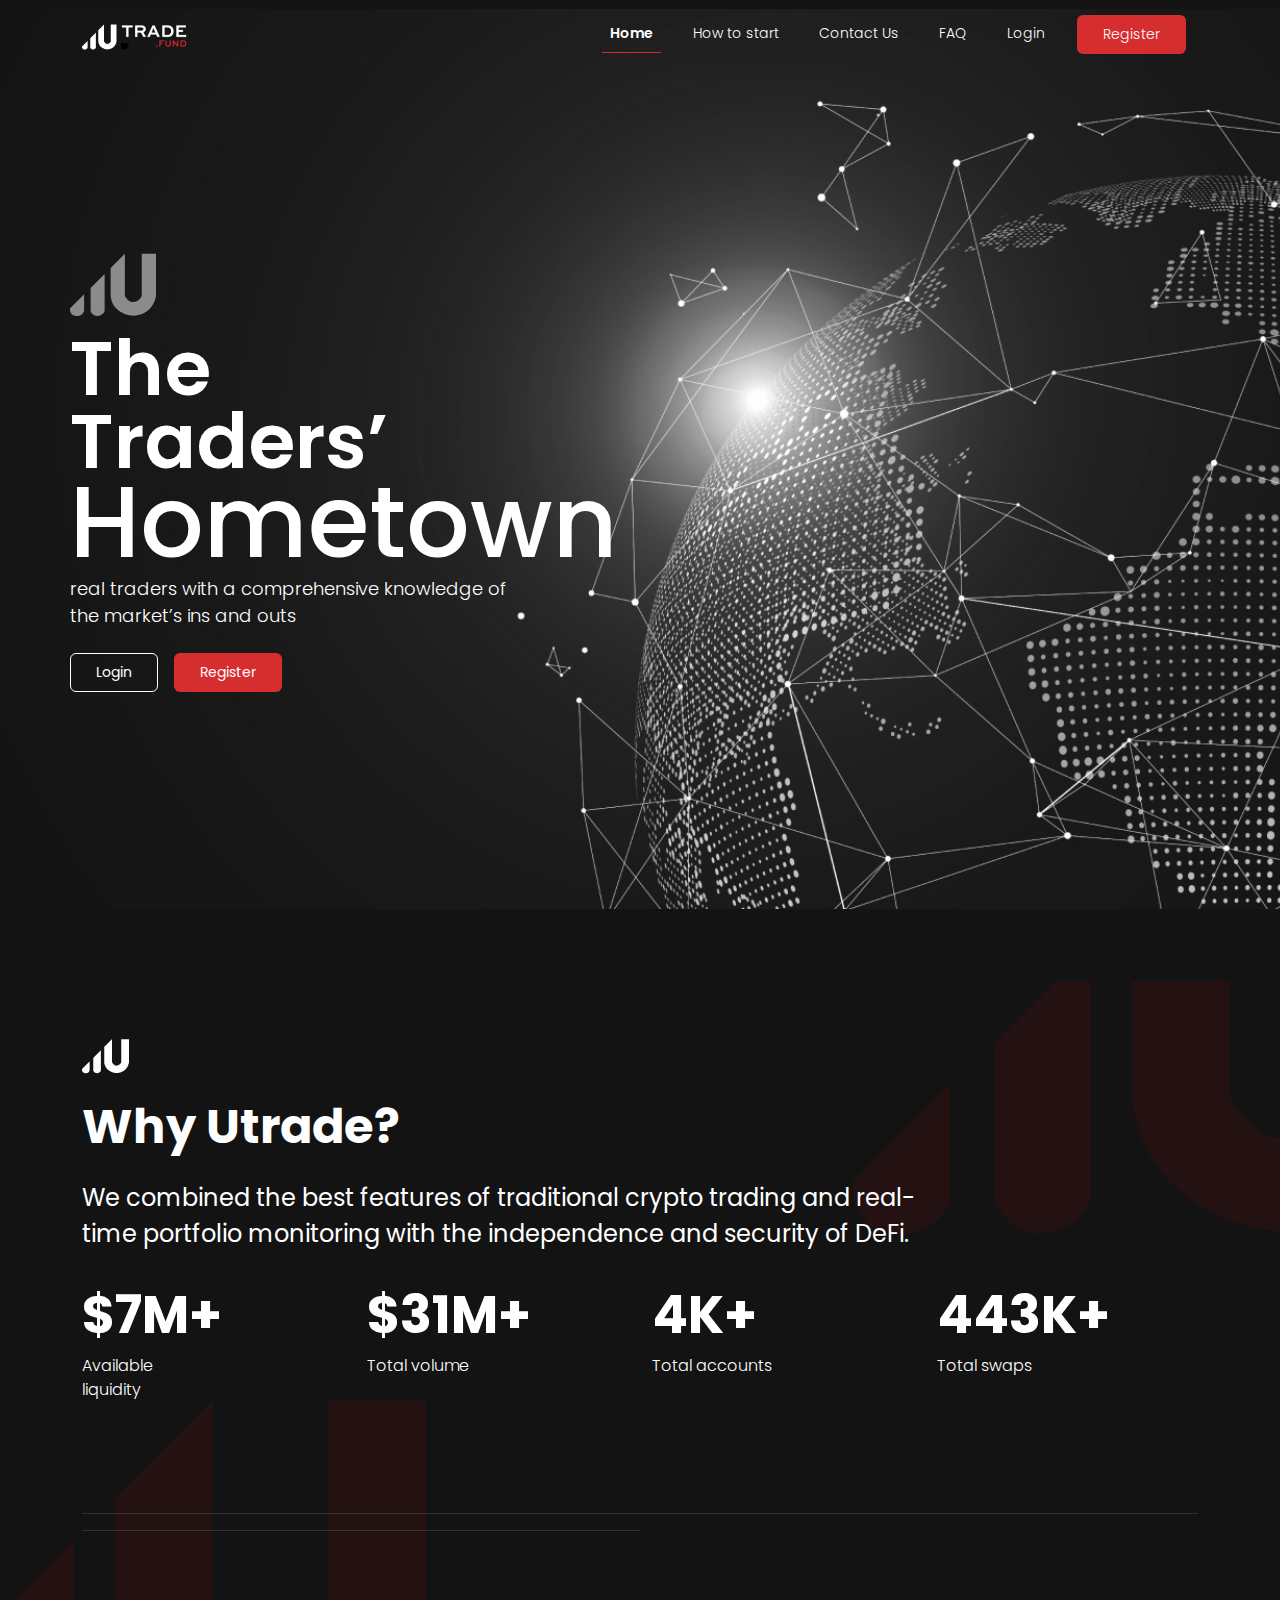
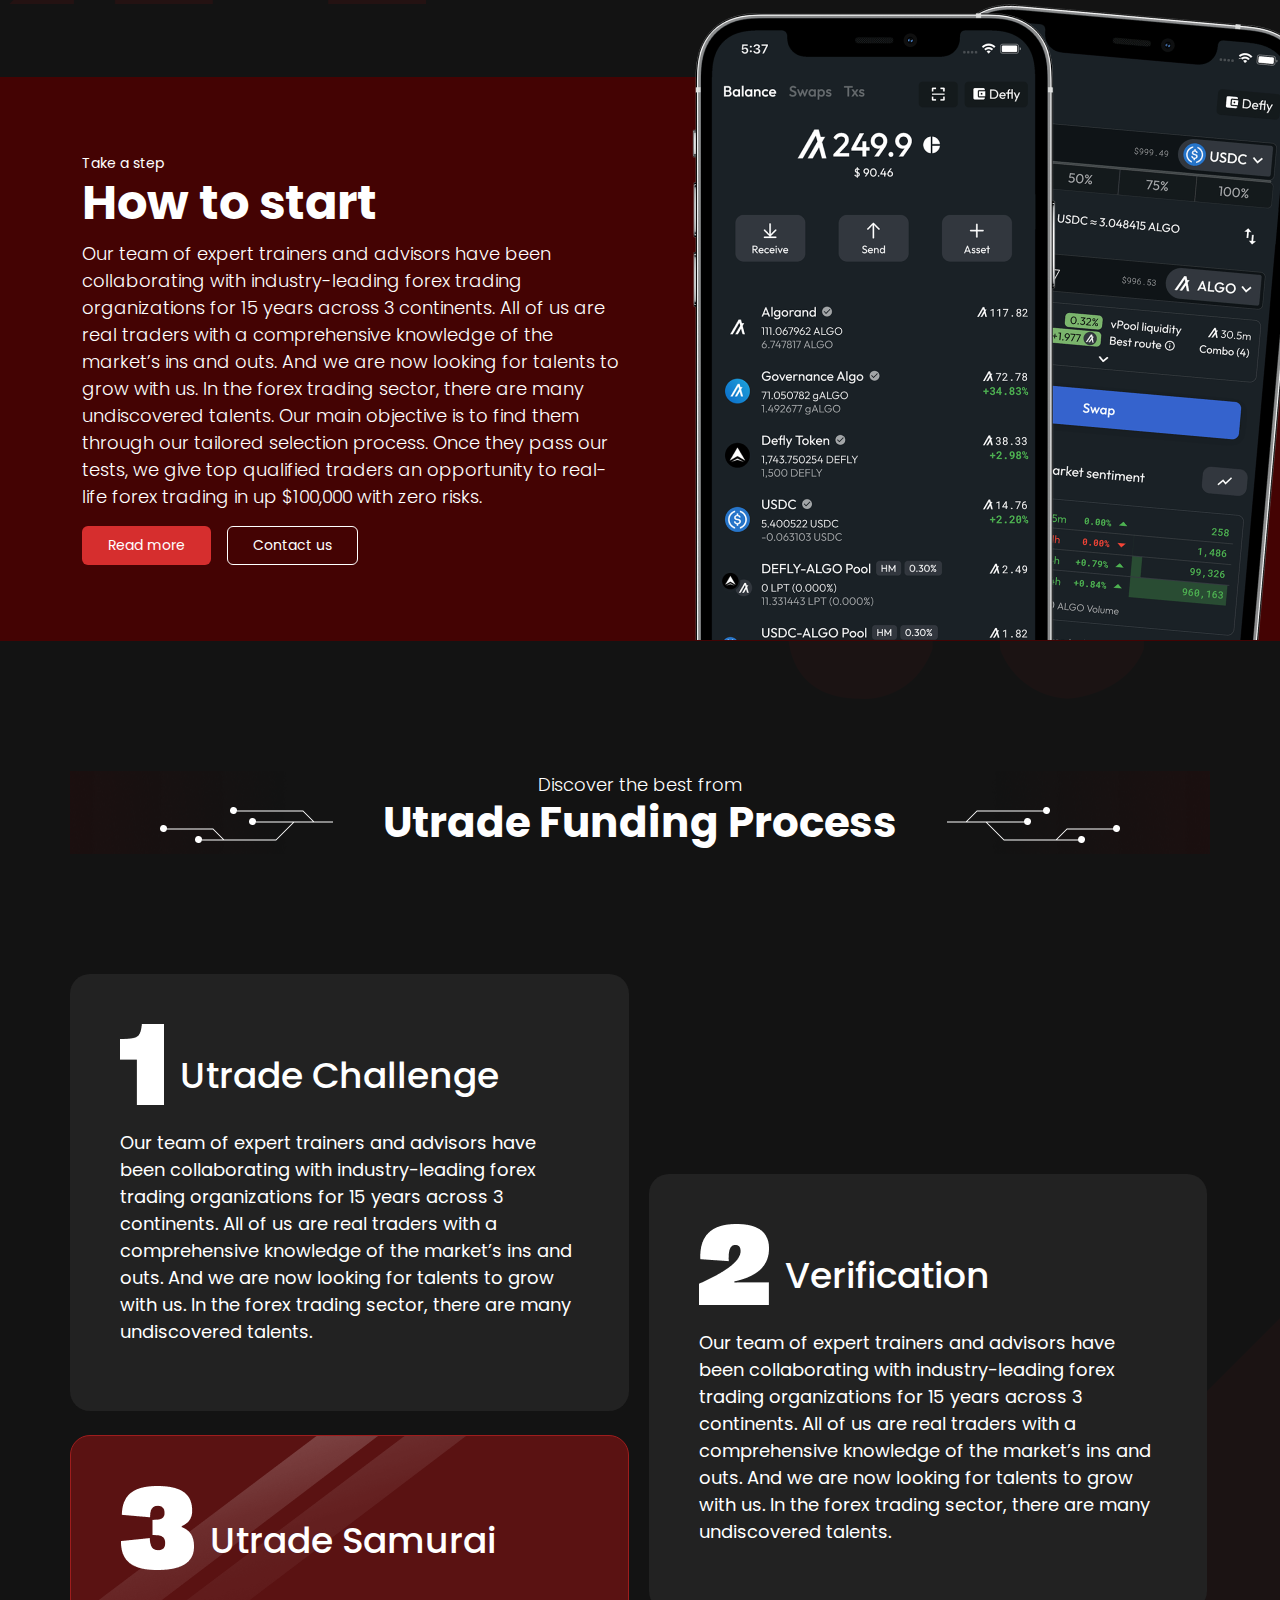
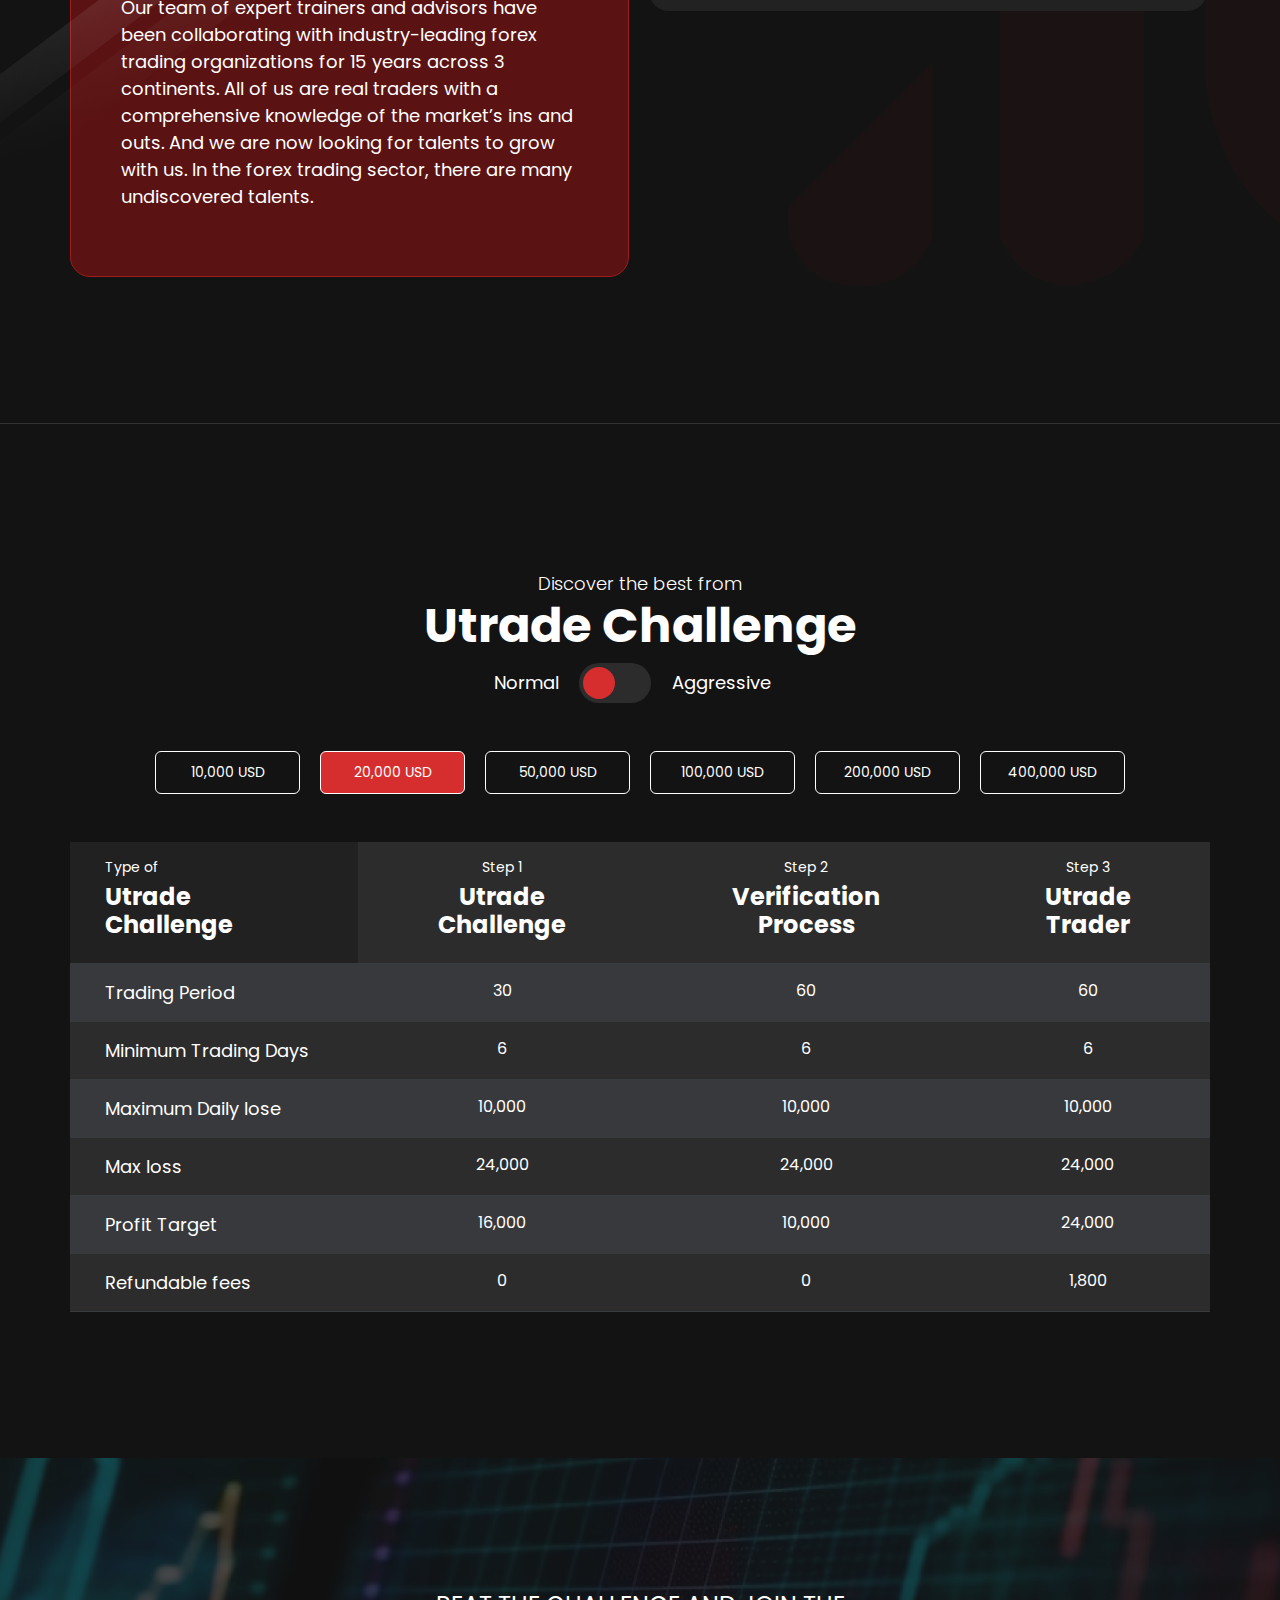
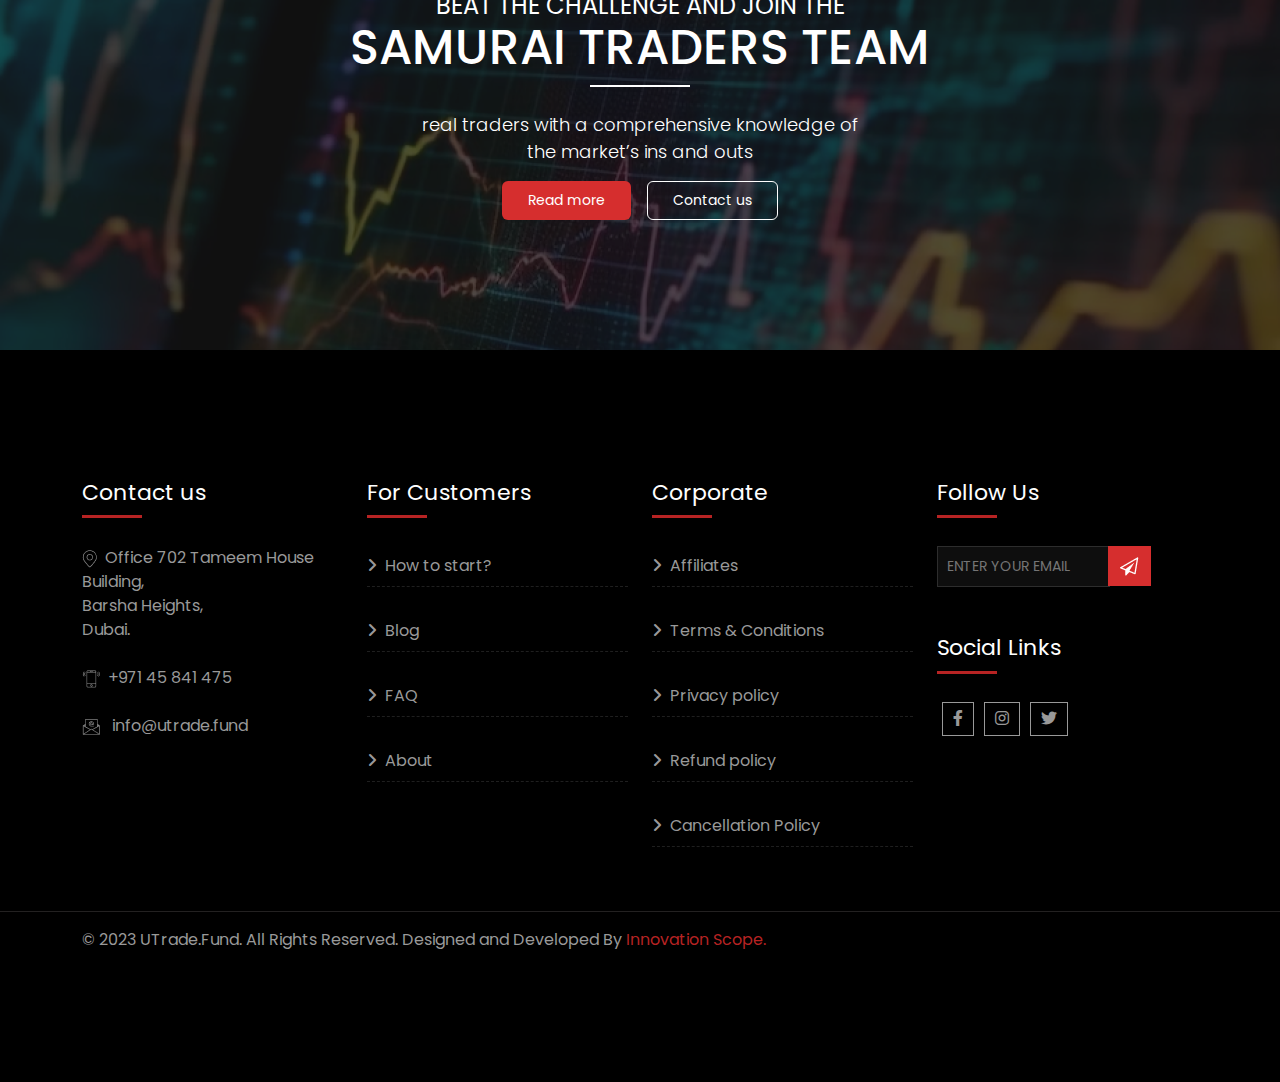
<file: index.html>
<!DOCTYPE html>
<html lang="en">
<head>
    <meta charset="UTF-8">
    <meta name="viewport" content="width=device-width, initial-scale=1.0">
    <link rel="stylesheet" href="vendor/bootstrap-5.3.0-dist/css/bootstrap.css">
    <link rel="stylesheet" href="vendor/font-awesome/css/all.min.css">
    <link rel="stylesheet" href="css/style.css">
    <title>Home | Utrade</title>
</head>
<body>
    <!-- navbar -->
      <header>
        <nav class="navbar navbar-expand-lg bg-transparent">
            <div class="container">
              <a class="navbar-brand" href="index.html">
                <img src="images/logo.png" alt="logo">
              </a>
              <button class="navbar-toggler shadow-none border-0" type="button" data-bs-toggle="offcanvas" data-bs-target="#offcanvasNavbar" aria-controls="offcanvasNavbar" aria-label="Toggle navigation">
                <span class="navbar-toggler-icon"></span>
              </button>
              <!-- sidebar -->
            <div class="sidebar offcanvas offcanvas-end" tabindex="-1" id="offcanvasNavbar" aria-labelledby="offcanvasNavbarLabel">

              <!-- sidebar header -->
            <div class="offcanvas-header">
                <h5 class="offcanvas-title" id="offcanvasNavbarLabel"><img src="images/logo.png" alt="logo"></h5>
                <button type="button" class="btn-close shadow-none" data-bs-dismiss="offcanvas" aria-label="Close"></button>
            </div>

              <!-- sidebar body -->
            <div class="offcanvas-body d-flex flex-column flex-lg-row p-4 p-lg-0">
                <ul class="navbar-nav justify-content-lg-end align-items-start flex-grow-1">
                    <li class="nav-item">
                        <a class="nav-link active-nav" href="index.html">Home</a>
                    </li>
                    <li class="nav-item">
                        <a class="nav-link" href="how-to-start.html">How to start</a>
                    </li>
                    <li class="nav-item">
                        <a class="nav-link" href="contact-us.html">Contact Us</a>
                    </li>
                    <li class="nav-item">
                        <a class="nav-link" href="faq.html">FAQ</a>
                    </li>
                    <li class="login d-flex mt-auto mt-lg-0 justify-content-center">
                      <div class="nav-item">
                          <a class="nav-link" href="login.html">Login</a>
                      </div>
                      <div class="nav-item">
                          <a href="register.html" class="btn main-btn">Register</a>
                      </div>
                  </li>
                </ul>
            </div>
          </div>
          </div>
        </nav>
       
      </header>

      <!-- home-landing -->
      <section class="home-landing">
        <div class="container section-padding">
            <div class="home-landing-content">
                <img class="mb-3" src="images/landing-mobile-icon.png" alt="">
                <h2>The Traders’</h2>
                <h1>Hometown</h1>
                <p class="mt-3 mb-4">real traders with a comprehensive knowledge of the market’s ins and outs</p>
                <div class="d-flex">
                    <a class="btn secondary-btn me-3" href="#">Login</a>
                    <a class="btn main-btn" href="#">Register</a>
                </div>
            </div>
        </div>
      </section>

      <section class="counter-sec section-padding">
        <div class="container">
            <div class="counter-content">
                <img class="mb-4" src="images/logo-icon.png" alt="logo">
                <h3 class="mb-4">Why Utrade?</h3>
                <p class="mb-4">We combined the best features of traditional crypto trading and real-time portfolio monitoring with the independence and security of DeFi.</p>
                <div class="row">
                    <div class="col-6 col-lg-3">
                        <div class="counter-holder">
                            <div class="number">$<span class="Count">8</span>M+</div>
                            <div class="title">Available liquidity</div>
                        </div>
                    </div>
                    <div class="col-6 col-lg-3">
                        <div class="counter-holder">
                            <div class="number">$<span class="Count">36</span>M+</div>
                            <div class="title">Total volume</div>
                        </div>
                    </div>
                    <div class="col-6 col-lg-3">
                        <div class="counter-holder">
                            <div class="number"><span class="Count">4</span>K+</div>
                            <div class="title ">Total accounts</div>
                        </div>
                    </div>
                    <div class="col-6 col-lg-3">
                        <div class="counter-holder">
                            <div class="number"><span class="Count">519</span>K+</div>
                            <div class="title">Total swaps</div>
                        </div>
                    </div>
                </div>
            </div>
            <hr>
            <hr class="w-50">
        </div>
      </section>

      <section class="how-to-start ps-3 pe-3">
        <div class="container">
         <div class="row">
          <div class="col-lg-6">
            <div class="content">
                <div>Take a step</div>
              <h3 class="mb-2">How to start</h3>
              <p>Our team of expert trainers and advisors have been collaborating with industry-leading forex trading organizations for 15 years across 3 continents. All of us are real traders with a comprehensive knowledge of the market’s ins and outs. And we are now looking for talents to grow with us. In the forex trading sector, there are many undiscovered talents. Our main objective is to find them through our tailored selection process. Once they pass our tests, we give top qualified traders an opportunity to real-life forex trading in up $100,000 with zero risks.</p>
              <div class="d-flex">
                <a class="btn main-btn me-3" href="#">Read more</a>
                <a class="btn secondary-btn" href="#">Contact us</a>
              </div>
            </div>
          </div>
          <div class="img-holder col-lg-6 text-center">
            <img src="images/home-how-to-start.png" alt="">
          </div>
         </div>
        </div>
      </section>

      <section class="utrade-funding">
        <div class="container section-padding">
          <div class="title-container position-relative">
            <div class="title text-center">
              <div>Discover the best from</div>
              <h2>Utrade Funding Process</h2>
            </div>
          </div>

          <div class="card-container d-lg-flex">
            <div class="utrade-card">
              <div class="head d-flex align-items-end mb-4">
                <img class="num" src="images/1.png" alt="1">
                <h4 class="ms-3">Utrade Challenge</h4>
              </div>
              <p>Our team of expert trainers and advisors have been collaborating with industry-leading forex trading organizations for 15 years across 3 continents. All of us are real traders with a comprehensive knowledge of the market’s ins and outs. And we are now looking for talents to grow with us. In the forex trading sector, there are many undiscovered talents.</p>
            </div>

            <div class="utrade-card second-card">
              <div class="head d-flex align-items-end mb-4">
                <img class="num" src="images/2.png" alt="1">
                <h4 class="ms-3">Verification</h4>
              </div>
              <p>Our team of expert trainers and advisors have been collaborating with industry-leading forex trading organizations for 15 years across 3 continents. All of us are real traders with a comprehensive knowledge of the market’s ins and outs. And we are now looking for talents to grow with us. In the forex trading sector, there are many undiscovered talents.</p>
            </div>
          </div>

          <div class="utrade-card third-card mt-4">
            <div class="head d-flex align-items-end mb-4">
              <img class="num" src="images/3.png" alt="1">
              <h4 class="ms-3">Utrade Samurai</h4>
              <img class="lines" src="images/third-card-lines.png" alt="lines">
            </div>
            <p>Our team of expert trainers and advisors have been collaborating with industry-leading forex trading organizations for 15 years across 3 continents. All of us are real traders with a comprehensive knowledge of the market’s ins and outs. And we are now looking for talents to grow with us. In the forex trading sector, there are many undiscovered talents.</p>
          </div>
        </div>
        <hr>
      </section>

      <!-- table -->
      <section class="section-padding container">
        <div class="table-title text-center">
          <div>Discover the best from</div>
          <h3>Utrade Challenge</h3>
          <label class="me-3" for="enabled">Normal</label>
          <input type="checkbox" class="toggle" name="enabled" id="enabled"/>
          <label class="me-3" for="enabled">Aggressive</label>
        </div>
        <div class="table-buttons d-lg-flex justify-content-center mt-5">
          <div class="d-flex justify-content-center">
            <button class="btn secondary-btn">10,000 USD</button>
            <button class="btn secondary-btn active">20,000 USD</button>
            <button class="btn secondary-btn">50,000 USD</button>
          </div>
          <div class="second-row d-flex justify-content-center">
            <button class="btn secondary-btn">100,000 USD</button>
            <button class="btn secondary-btn">200,000 USD</button>
            <button class="btn secondary-btn">400,000 USD</button>
          </div>
        </div>

        <div class="table-responsive-md mt-5">
          <table class="table table-dark table-striped">
            <thead>
              <tr>
                <th class="table-head" scope="col" colspan="2"><div>Type of</div><h4>Utrade Challenge</h4></th>
                <th class="text-center" scope="col"><div>Step 1</div><h4>Utrade Challenge</h4></th>
                <th class="text-center" scope="col"><div>Step 2</div><h4>Verification Process</h4></th>
                <th class="text-center" scope="col"><div>Step 3</div><h4>Utrade Trader</h4></th>
              </tr>
            </thead>
            <tbody>
              <tr>
                <th scope="row" colspan="2">Trading Period</th>
                <td>30</td>
                <td>60</td>
                <td>60</td>
              </tr>
              <tr>
                <th scope="row" colspan="2">Minimum Trading Days</th>
                <td>6</td>
                <td>6</td>
                <td>6</td>
              </tr>
              <tr>
                <th scope="row" colspan="2">Maximum Daily lose</th>
                <td>10,000</td>
                <td>10,000</td>
                <td>10,000</td>
              </tr>
              <tr>
                <th scope="row" colspan="2">Max loss</th>
                <td>24,000</td>
                <td>24,000</td>
                <td>24,000</td>
              </tr>
              <tr>
                <th scope="row" colspan="2">Profit Target</th>
                <td>16,000</td>
                <td>10,000</td>
                <td>24,000</td>
              </tr>
              <tr>
                <th scope="row" colspan="2">Refundable fees</th>
                <td>0</td>
                <td>0</td>
                <td>1,800</td>
              </tr>
            </tbody>
          </table>
        </div>
      </section>


      <!-- join-us -->
      <section class="join-us">
        <div class="container section-padding text-center">
          <div class="head">BEAT THE CHALLENGE AND JOIN THE </div>
          <h4>SAMURAI TRADERS TEAM</h4>
          <div class="line"></div>
          <p class="mt-4">real traders with a comprehensive knowledge of the market’s ins and outs</p>
          <div class="d-flex justify-content-center">
            <a class="btn main-btn me-3" href="#">Read more</a>
            <a class="btn secondary-btn" href="#">Contact us</a>
          </div>
        </div>
      </section>

      <!-- FOOTER START -->
     <footer>
      <div class="section-padding">
          <div class="container">
              <div class="row">
                  <div class="col-md-6 col-lg-3 mb-4">
                      <h4>Contact us</h4>
                      <div class="mb-4"><img class="me-2" src="images/location-icon.png" alt="location-icon">Office 702 Tameem House Building, <br> Barsha Heights, <br>Dubai.</div>
                      <div class="mb-4"><img class="me-2" src="images/phone-icon.png" alt="phone-icon">+971 45 841 475</div>
                      <div class="mb-4"><img class="me-2" src="images/info-icon.png" alt="info-icon"> info@utrade.fund</div>
                  </div>
  
                  <div class="col-md-6 col-lg-3 mb-4">
                      <h4>For Customers</h4>
                      <div class="link mb-4">
                          <a href="how-to-start.html"><i class="fa-solid fa-angle-right me-2"></i>How to start?</a>
                      </div>
                      <div class="link mb-4">
                          <a href="how-to-start.html"><i class="fa-solid fa-angle-right me-2"></i>Blog</a>
                      </div>
                      <div class="link mb-4">
                          <a href="faq.html"><i class="fa-solid fa-angle-right me-2"></i>FAQ</a>
                      </div>
                      <div class="link mb-4">
                          <a href="#"><i class="fa-solid fa-angle-right me-2"></i>About</a>
                      </div>
                  </div>
  
                  <div class="col-md-6 col-lg-3 mb-4">
                      <h4>Corporate</h4>
                      <div class="link mb-4">
                          <a href="#"><i class="fa-solid fa-angle-right me-2"></i>Affiliates</a>
                      </div>
                      <div class="link mb-4">
                          <a href="#"><i class="fa-solid fa-angle-right me-2"></i>Terms & Conditions</a>
                      </div>
                      <div class="link mb-4">
                          <a href="#"><i class="fa-solid fa-angle-right me-2"></i>Privacy policy</a>
                      </div>
                      <div class="link mb-4">
                          <a href="#"><i class="fa-solid fa-angle-right me-2"></i>Refund policy</a>
                      </div>
                      <div class="link mb-4">
                          <a href="#"><i class="fa-solid fa-angle-right me-2"></i>Cancellation Policy</a>
                      </div>
                  </div>
  
                  <div class="col-md-6 col-lg-3 mb-4">
                      <h4>Follow Us</h4>
                      <form action="" method="post">
                          <input type="email" name="email" placeholder="ENTER YOUR EMAIL">
                          <button class="main-btn" type="submit"><img src="images/submit-icon.png" alt="icon"></button>
                      </form>
                      <h4 class="mt-5">Social Links</h4>
                      <div class="social-icons d-flex">
                          <a href="#" class="icon"><i class="fa-brands fa-facebook-f"></i></a>
                          <a href="#" class="icon"><i class="fa-brands fa-instagram"></i></a>
                          <a href="#" class="icon"><i class="fa-brands fa-twitter"></i></a>
                      </div>
                  </div>
              </div>
          </div>
          <hr>
          <div class="copy-rights container mt-3">
              <div>© 2023 UTrade.Fund. All Rights Reserved. Designed and Developed By <a href="www.innovationscope.com">Innovation Scope.</a></div>
          </div>
      </div>
      </div>
   </footer>
  <!-- FOOTER END -->





    <script src="vendor/jquery/jquery.js"></script>
    <script src="vendor/bootstrap-5.3.0-dist/js/bootstrap.js"></script>
    <script src="js/main.js"></script>
    <script>
      $('.Count').each(function () {
        var $this = $(this);
        jQuery({ Counter: 0 }).animate({ Counter: $this.text() }, {
          duration: 1000,
          easing: 'swing',
          step: function () {
            $this.text(Math.ceil(this.Counter));
          }
        });
      });
    </script>
</body>
</html>
</file>
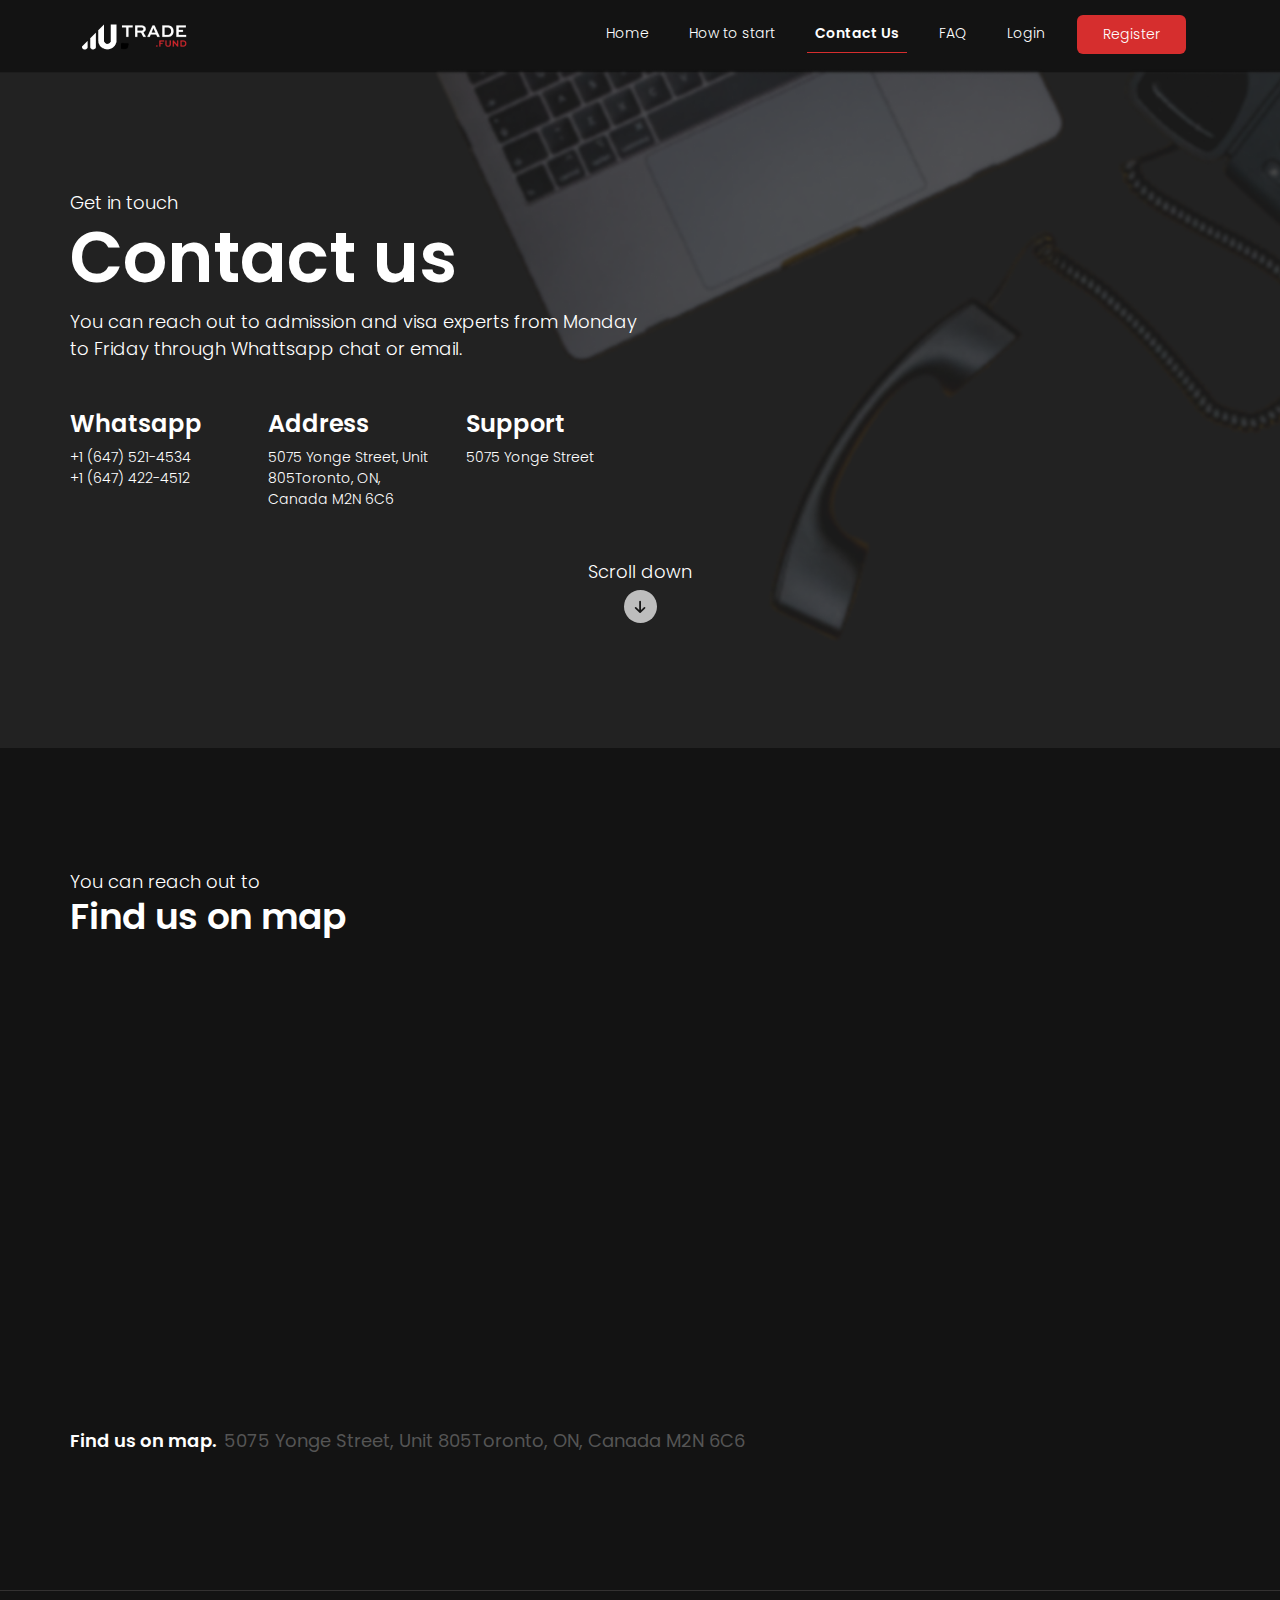
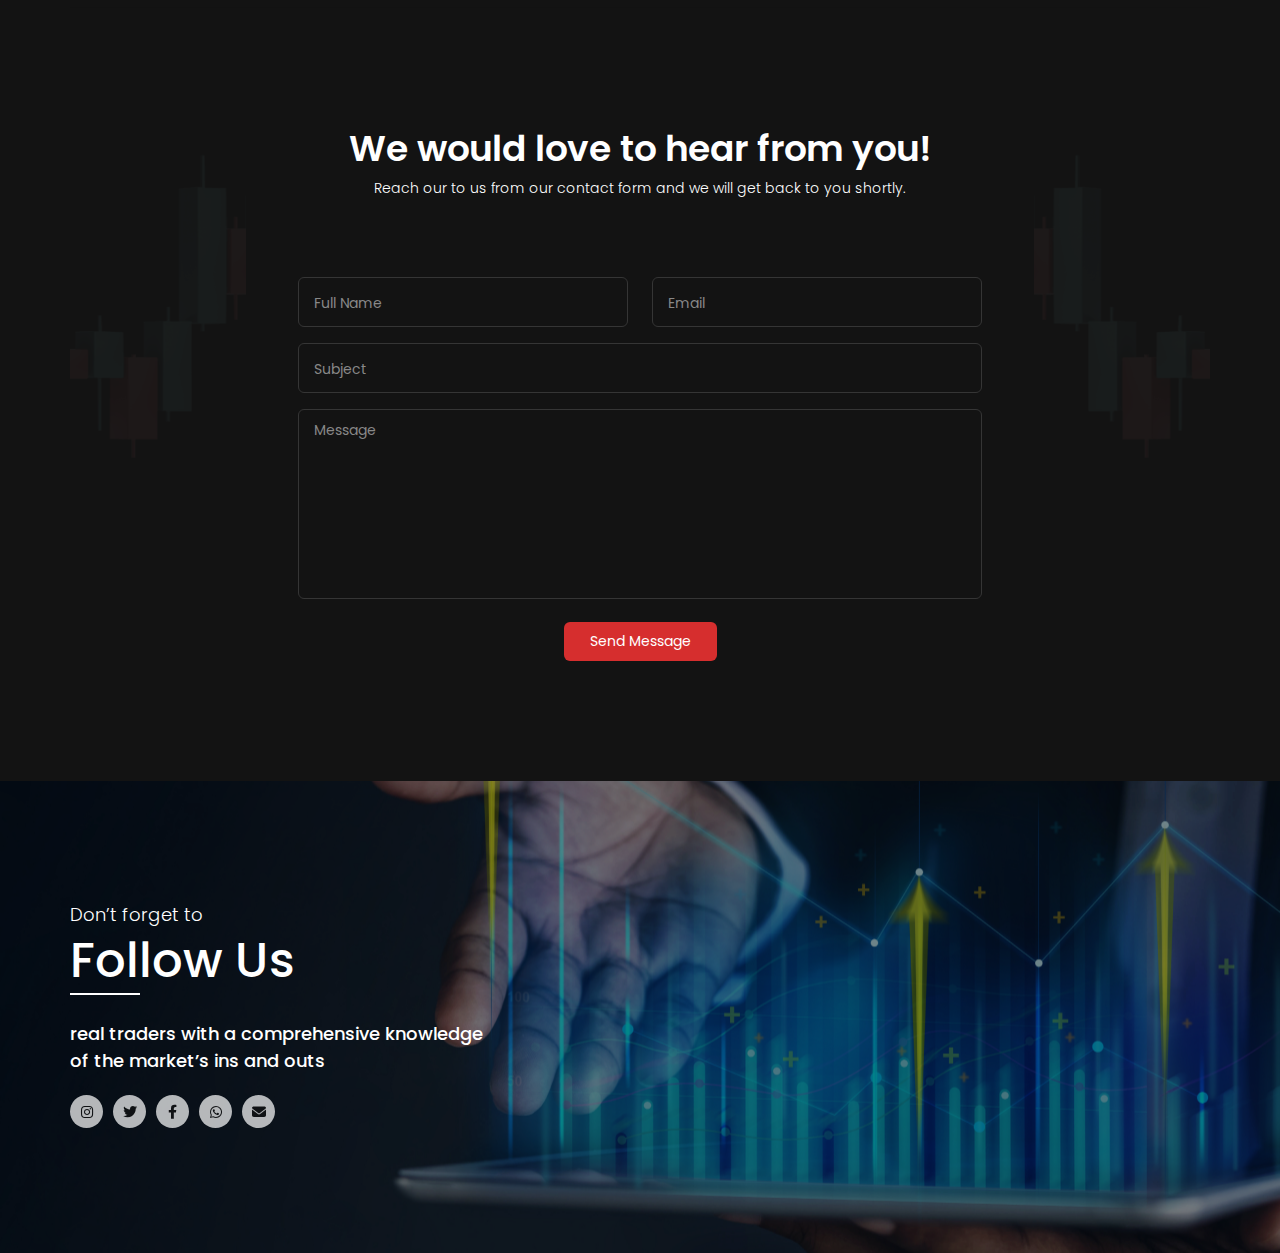
<file: contact-us.html>
<!DOCTYPE html>
<html lang="en">
<head>
    <meta charset="UTF-8">
    <meta name="viewport" content="width=device-width, initial-scale=1.0">
    <link rel="stylesheet" href="vendor/bootstrap-5.3.0-dist/css/bootstrap.css">
    <link rel="stylesheet" href="vendor/font-awesome/css/all.min.css">
    <link rel="stylesheet" href="css/contact-us.css">
    <title>contact-us | Utrade</title>
</head>
<body>
    <!-- navbar -->
    <header>
        <nav class="navbar navbar-expand-lg bg-transparent">
            <div class="container">
              <a class="navbar-brand" href="index.html">
                <img src="images/logo.png" alt="logo">
              </a>
              <button class="navbar-toggler shadow-none border-0" type="button" data-bs-toggle="offcanvas" data-bs-target="#offcanvasNavbar" aria-controls="offcanvasNavbar" aria-label="Toggle navigation">
                <span class="navbar-toggler-icon"></span>
              </button>
              <!-- sidebar -->
            <div class="sidebar offcanvas offcanvas-end" tabindex="-1" id="offcanvasNavbar" aria-labelledby="offcanvasNavbarLabel">

              <!-- sidebar header -->
            <div class="offcanvas-header">
                <h5 class="offcanvas-title" id="offcanvasNavbarLabel"><img src="images/logo.png" alt="logo"></h5>
                <button type="button" class="btn-close shadow-none" data-bs-dismiss="offcanvas" aria-label="Close"></button>
            </div>

              <!-- sidebar body -->
            <div class="offcanvas-body d-flex flex-column flex-lg-row p-4 p-lg-0">
                <ul class="navbar-nav justify-content-lg-end align-items-start flex-grow-1">
                    <li class="nav-item">
                        <a class="nav-link" href="index.html">Home</a>
                    </li>
                    <li class="nav-item">
                        <a class="nav-link" href="how-to-start.html">How to start</a>
                    </li>
                    <li class="nav-item">
                        <a class="nav-link active-nav" href="contact-us.html">Contact Us</a>
                    </li>
                    <li class="nav-item">
                        <a class="nav-link" href="faq.html">FAQ</a>
                    </li>
                    <li class="login d-flex mt-auto mt-lg-0 justify-content-center">
                      <div class="nav-item">
                          <a class="nav-link" href="login.html">Login</a>
                      </div>
                      <div class="nav-item">
                          <a href="register.html" class="btn main-btn">Register</a>
                      </div>
                  </li>
                </ul>
            </div>
          </div>
          </div>
        </nav>
       
    </header>

    <section class="contact-us-landing">
        <div class="section-padding container">
            <div class="col-12 col-lg-6 info-container">
                <div>Get in touch</div>
                <h2>Contact us</h2>
                <div class="mb-5">You can reach out to admission and visa experts from Monday to Friday through Whattsapp chat or email.</div>
                <hr>
                <div class="row">
                    <div class="col-md-4 info-container">
                        <h4>Whatsapp</h4>
                        <div class="d-flex d-md-block">
                            <div class="data">+1 (647) 521-4534</div>
                            <div class="data ms-3 ms-md-0">+1 (647) 422-4512</div>
                        </div>
                    </div>
                    <div class="col-md-4 info-container">
                        <h4>Address</h4>
                        <div class="data">5075 Yonge Street, Unit 805Toronto, ON, Canada M2N 6C6</div>
                    </div>
                    <div class="col-md-4 info-container">
                        <h4>Support</h4>
                        <div class="data">5075 Yonge Street</div>
                    </div>
                    
                </div>
            </div>
            <div class="scroll-down text-center d-none d-md-block mt-5">
                <div>Scroll down</div>
                <a href="#scroll"><i class="fa-solid fa-arrow-down"></i></a>
            </div>
        </div>
    </section>

    <section id="scroll" class="map section-padding container">
        <div class="top-title">You can reach out to</div>
        <h3 class="mb-4">Find us on map</h3>
        <div class="map">
            <iframe src="https://www.google.com/maps/embed?pb=!1m18!1m12!1m3!1d3079.736111707307!2d-0.3780416235950375!3d39.47528991239937!2m3!1f0!2f0!3f0!3m2!1i1024!2i768!4f13.1!3m3!1m2!1s0xd604f4d59d6a49d%3A0xd390f51c980d0a7e!2sValencia%20Cathedral!5e0!3m2!1sen!2seg!4v1695024468893!5m2!1sen!2seg" height="450" style="border:0;" allowfullscreen="" loading="lazy" referrerpolicy="no-referrer-when-downgrade"></iframe>
        </div>
        <div class="bottom-title mt-2"><span class="me-2">Find us on map.</span>5075 Yonge Street, Unit 805Toronto, ON, Canada M2N 6C6</div>
        
        
    </section>
    <hr>

    <section class="form-section container text-md-center section-padding">
        <h3>We would love to hear from you!</h3>
        <p >Reach our to us from our contact form and we will get back to you shortly.</p>
        <form id="formValidation" action="" method="post">
            <div class="row">
                <div class="col-md-6">
                    <input type="text" name="fname" placeholder="Full Name">
                </div>
                <div class="col-md-6">
                    <input type="email" name="email" placeholder="Email">
                </div>
            </div>
            <input type="text" name="subject" placeholder="Subject">
            <textarea cols="15" rows="7" name="message" placeholder="Message"></textarea>
            <div class="bottom-holder text-center">
                <button class="btn main-btn mt-2" type="submit">Send Message</button>
            </div>
        </form>
    </section>

    <section class="follow-us">
        <div class="section-padding container">
            <div class="top-title mb-1">Don’t forget to</div>
            <h3>Follow Us</h3>
            <div class="under-line"></div>
            <p>real traders with a comprehensive knowledge of the market’s ins and outs</p>
            <div class="social d-flex">
                <a href="#"><i class="fa-brands fa-instagram"></i></a>
                <a href="#"><i class="fa-brands fa-twitter"></i></a>
                <a href="#"><i class="fa-brands fa-facebook-f"></i></a>
                <a href="#"><i class="fa-brands fa-whatsapp"></i></a>
                <a href="#"><i class="fa-solid fa-envelope"></i></a>
            </div>
        </div>
    </section>







    <script src="vendor/jquery/jquery.js"></script>
    <script src="vendor/bootstrap-5.3.0-dist/js/bootstrap.js"></script>
    <script src="vendor/jquery-validate/jquery.validate.min.js"></script>
    <script src="js/form-validate.js"></script>
    <script src="js/main.js"></script>
</body>
</html>
</file>
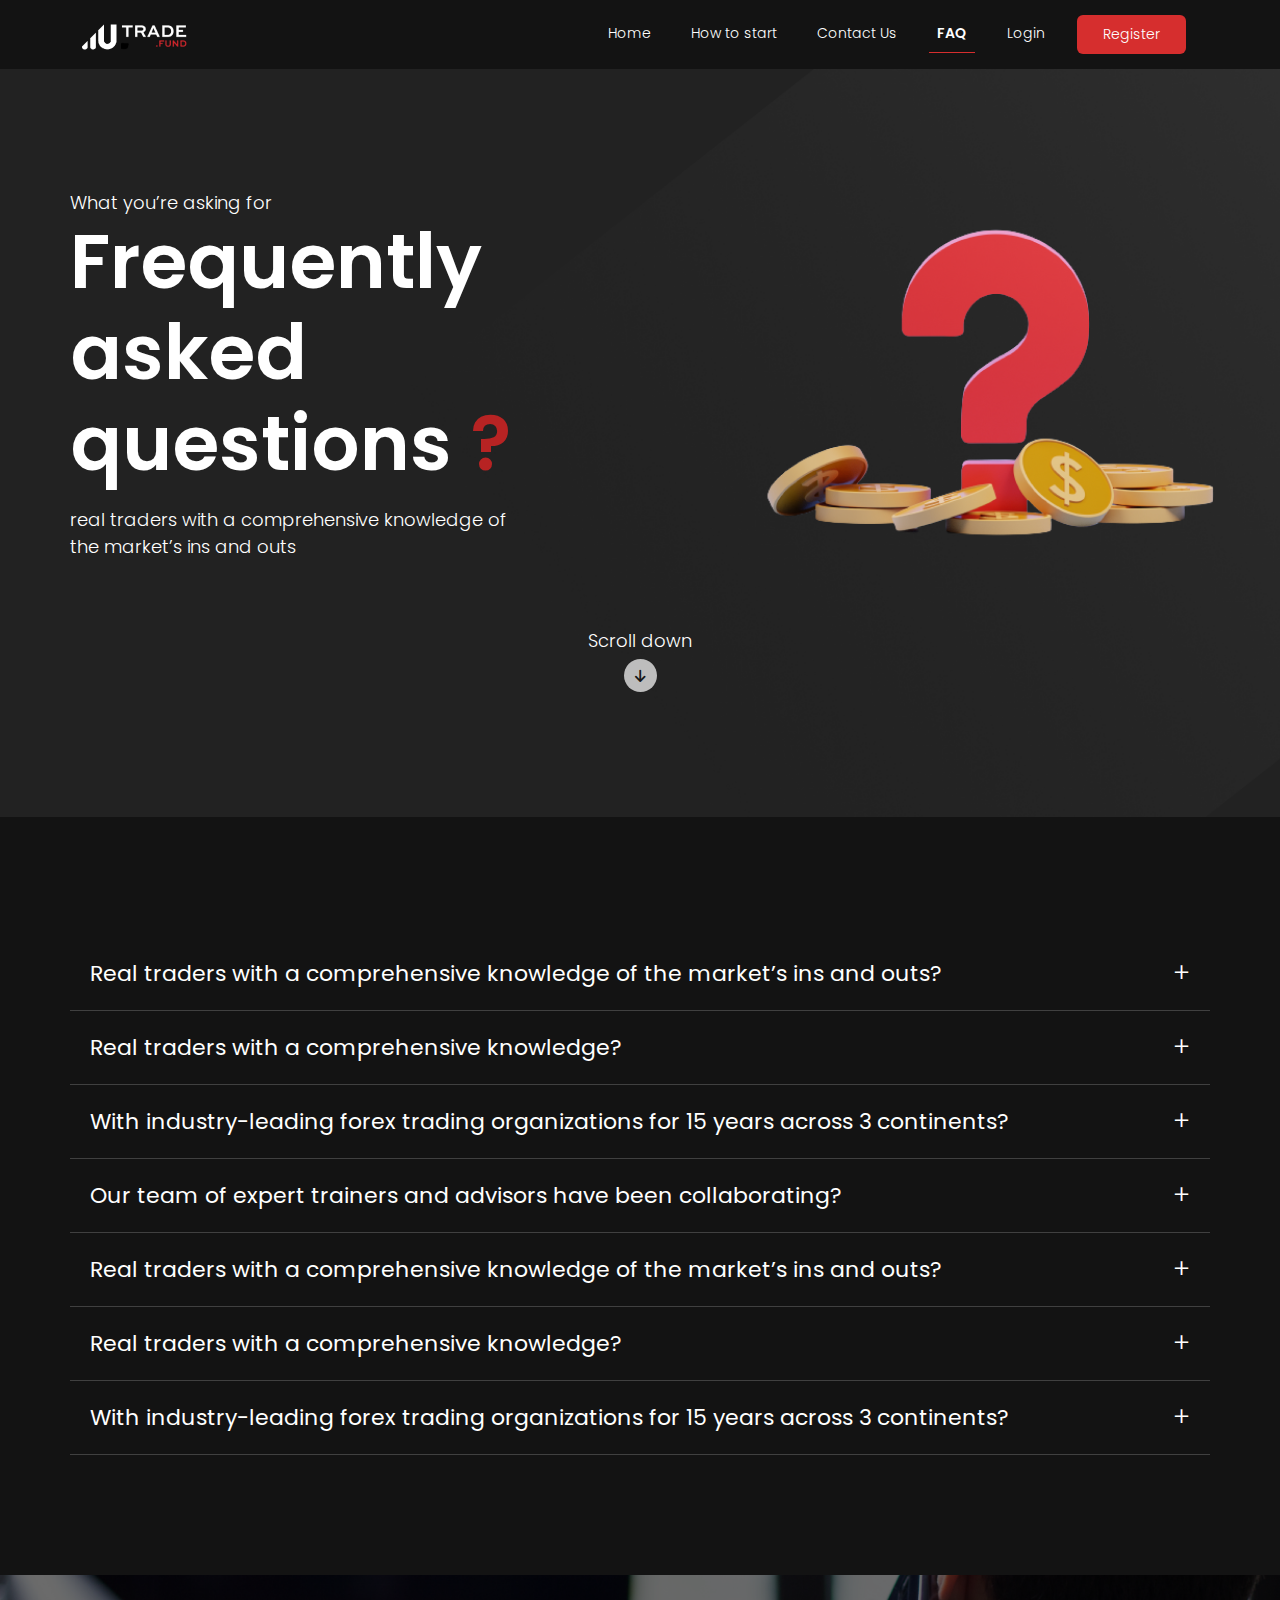
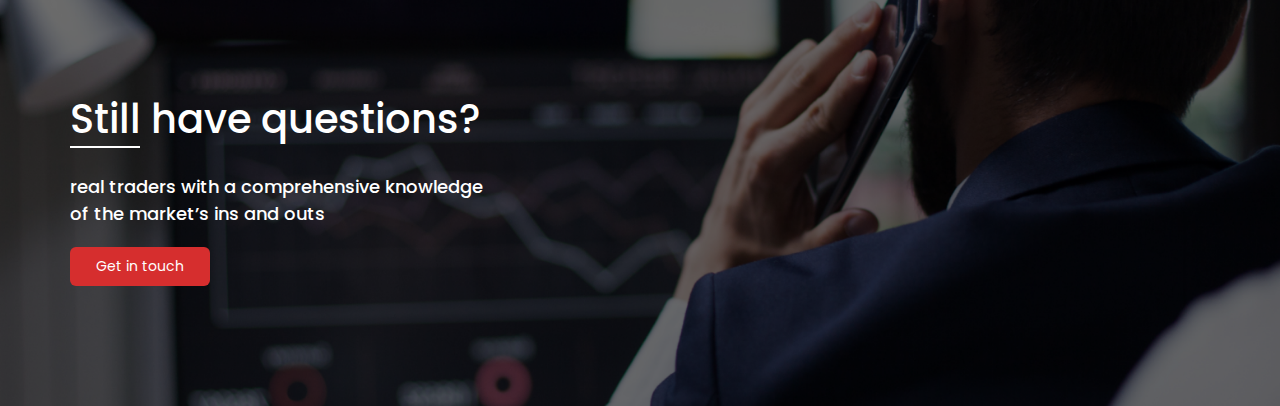
<file: faq.html>
<!DOCTYPE html>
<html lang="en">
<head>
    <meta charset="UTF-8">
    <meta name="viewport" content="width=device-width, initial-scale=1.0">
    <link rel="stylesheet" href="vendor/bootstrap-5.3.0-dist/css/bootstrap.css">
    <link rel="stylesheet" href="vendor/font-awesome/css/all.min.css">
    <link rel="stylesheet" href="css/faq.css">
    <title>FAQ | Utrade</title>
</head>
<body>
    <!-- navbar -->
    <header>
        <nav class="navbar navbar-expand-lg bg-transparent">
            <div class="container">
              <a class="navbar-brand" href="index.html">
                <img src="images/logo.png" alt="logo">
              </a>
              <button class="navbar-toggler shadow-none border-0" type="button" data-bs-toggle="offcanvas" data-bs-target="#offcanvasNavbar" aria-controls="offcanvasNavbar" aria-label="Toggle navigation">
                <span class="navbar-toggler-icon"></span>
              </button>
               <!-- sidebar -->
            <div class="sidebar offcanvas offcanvas-end" tabindex="-1" id="offcanvasNavbar" aria-labelledby="offcanvasNavbarLabel">

              <!-- sidebar header -->
            <div class="offcanvas-header">
                <h5 class="offcanvas-title" id="offcanvasNavbarLabel"><img src="images/logo.png" alt="logo"></h5>
                <button type="button" class="btn-close shadow-none" data-bs-dismiss="offcanvas" aria-label="Close"></button>
            </div>
  
              <!-- sidebar body -->
            <div class="offcanvas-body d-flex flex-column flex-lg-row p-4 p-lg-0">
                <ul class="navbar-nav justify-content-lg-end align-items-start flex-grow-1">
                    <li class="nav-item">
                        <a class="nav-link" href="index.html">Home</a>
                    </li>
                    <li class="nav-item">
                        <a class="nav-link" href="how-to-start.html">How to start</a>
                    </li>
                    <li class="nav-item">
                        <a class="nav-link" href="contact-us.html">Contact Us</a>
                    </li>
                    <li class="nav-item">
                        <a class="nav-link active-nav" href="faq.html">FAQ</a>
                    </li>
                    <li class="login d-flex mt-auto mt-lg-0 justify-content-center">
                        <div class="nav-item">
                            <a class="nav-link" href="login.html">Login</a>
                        </div>
                        <div class="nav-item">
                            <a href="register.html" class="btn main-btn">Register</a>
                        </div>
                    </li>
                </ul>
            </div>
        </nav>
    </header>

    <section class="faq-landing">
        <div class="container section-padding">
            <div class="row">
                <div class="content col-12 col-lg-6">
                    <div>
                        <div>What you’re asking for</div>
                        <h2>Frequently asked questions <span>?</span></h2>
                        <div class="mt-3">real traders with a comprehensive knowledge of the market’s ins and outs</div>
                    </div>
                </div>
                <div class="col-lg-6 d-none d-lg-block">
                    <img src="images/gold-coins-with-question-mark.png" alt="">
                </div>
            </div>
            <div class="scroll-down text-center d-none d-md-block mt-5">
                <div>Scroll down</div>
                <a href="#scroll"><i class="fa-solid fa-arrow-down"></i></a>
            </div>
        </div>
    </section>

    <section class="container section-padding">
        <div class="wrapper">
            <div id="scroll" class="faq-container">
                <div class="question">Real traders with a comprehensive knowledge of the market’s ins and outs?</div>
                <div class="answercont">
                    <div class="answer">Our team of expert trainers and advisors have been collaborating with industry-leading forex trading organizations for 15 years across 3 continents. All of us are real traders with a comprehensive knowledge of the market’s ins and outs. And we are now looking for talents to grow with us. In the forex trading sector, there are many undiscovered talents.<br></div>
                </div>
            </div>
            
            <div class="faq-container">
                <div class="question">Real traders with a comprehensive knowledge?</div>
                <div class="answercont">
                    <div class="answer">Our team of expert trainers and advisors have been collaborating with industry-leading forex trading organizations for 15 years across 3 continents. All of us are real traders with a comprehensive knowledge of the market’s ins and outs. And we are now looking for talents to grow with us. In the forex trading sector, there are many undiscovered talents.<br></div>
                </div>
            </div>
            
            <div class="faq-container">
                <div class="question">With industry-leading forex trading organizations for 15 years across 3 continents?</div>
                <div class="answercont">
                    <div class="answer">Our team of expert trainers and advisors have been collaborating with industry-leading forex trading organizations for 15 years across 3 continents. All of us are real traders with a comprehensive knowledge of the market’s ins and outs. And we are now looking for talents to grow with us. In the forex trading sector, there are many undiscovered talents.<br></div>
                </div>
            </div>
            
            <div class="faq-container">
                <div class="question">Our team of expert trainers and advisors have been collaborating?</div>
                <div class="answercont">
                    <div class="answer">Our team of expert trainers and advisors have been collaborating with industry-leading forex trading organizations for 15 years across 3 continents. All of us are real traders with a comprehensive knowledge of the market’s ins and outs. And we are now looking for talents to grow with us. In the forex trading sector, there are many undiscovered talents.<br></div>
                </div>
            </div>
            
            <div class="faq-container">
                <div class="question">Real traders with a comprehensive knowledge of the market’s ins and outs?</div>
                <div class="answercont">
                    <div class="answer">Our team of expert trainers and advisors have been collaborating with industry-leading forex trading organizations for 15 years across 3 continents. All of us are real traders with a comprehensive knowledge of the market’s ins and outs. And we are now looking for talents to grow with us. In the forex trading sector, there are many undiscovered talents.<br></div>
                </div>
            </div>

            <div class="faq-container">
                <div class="question">Real traders with a comprehensive knowledge?</div>
                <div class="answercont">
                    <div class="answer">Our team of expert trainers and advisors have been collaborating with industry-leading forex trading organizations for 15 years across 3 continents. All of us are real traders with a comprehensive knowledge of the market’s ins and outs. And we are now looking for talents to grow with us. In the forex trading sector, there are many undiscovered talents.<br></div>
                </div>
            </div>
            
            <div class="faq-container">
                <div class="question">With industry-leading forex trading organizations for 15 years across 3 continents?</div>
                <div class="answercont">
                    <div class="answer">Our team of expert trainers and advisors have been collaborating with industry-leading forex trading organizations for 15 years across 3 continents. All of us are real traders with a comprehensive knowledge of the market’s ins and outs. And we are now looking for talents to grow with us. In the forex trading sector, there are many undiscovered talents.<br></div>
                </div>
            </div>
        </div>
              
       
    </section>

    <section class="follow-us">
        <div class="section-padding container">
            <h3>Still have questions?</h3>
            <div class="under-line"></div>
            <p>real traders with a comprehensive knowledge of the market’s ins and outs</p>
            <a class="btn main-btn mt-1" href="contact-us.html">Get in touch</a>
        </div>
    </section>






    
    <script src="vendor/jquery/jquery.js"></script>
    <script src="vendor/bootstrap-5.3.0-dist/js/bootstrap.js"></script>
    <script src="js/main.js"></script>

    <script src="https://storage.ko-fi.com/cdn/scripts/overlay-widget.js"></script>
    <script>
      kofiWidgetOverlay.draw('mohamedghulam', {
        'type': 'floating-chat',
        'floating-chat.donateButton.text': 'Support me',
        'floating-chat.donateButton.background-color': '#323842',
        'floating-chat.donateButton.text-color': '#fff'
      });
    </script>
</body>
</html>
</file>
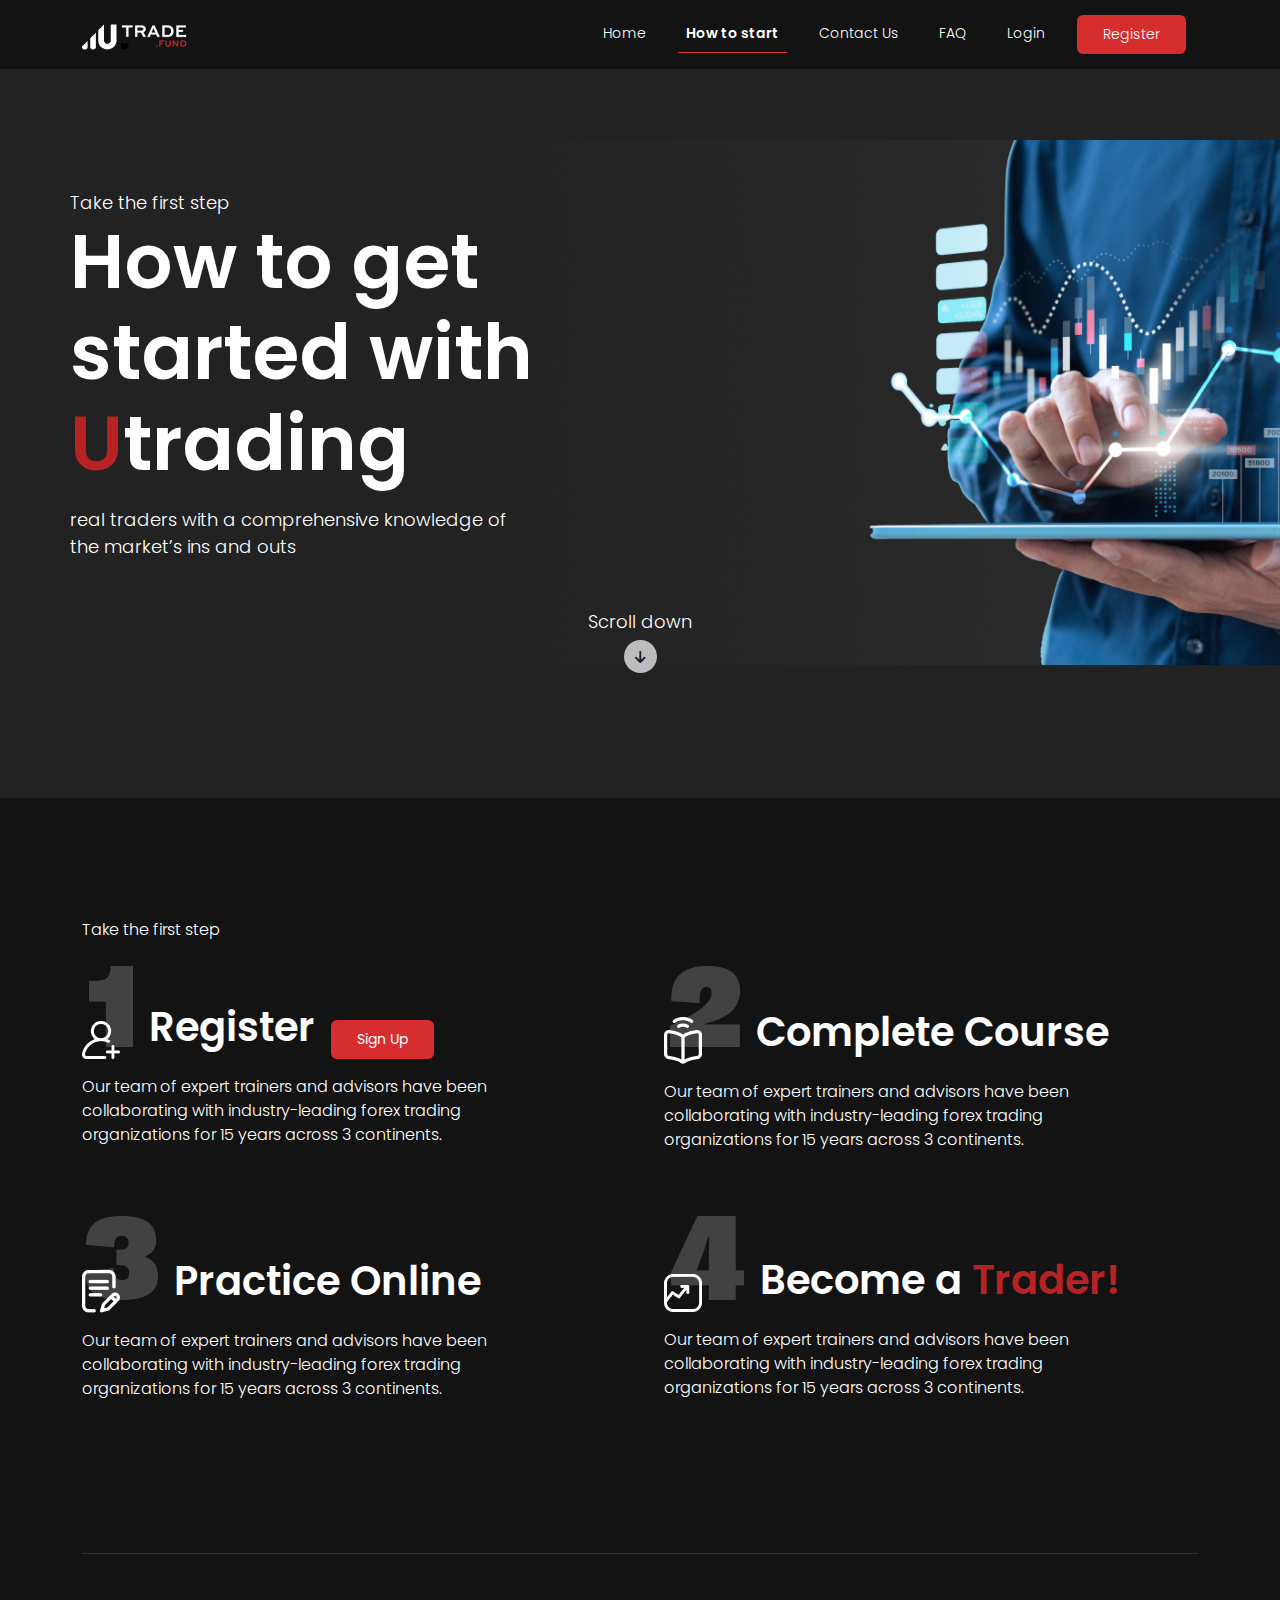
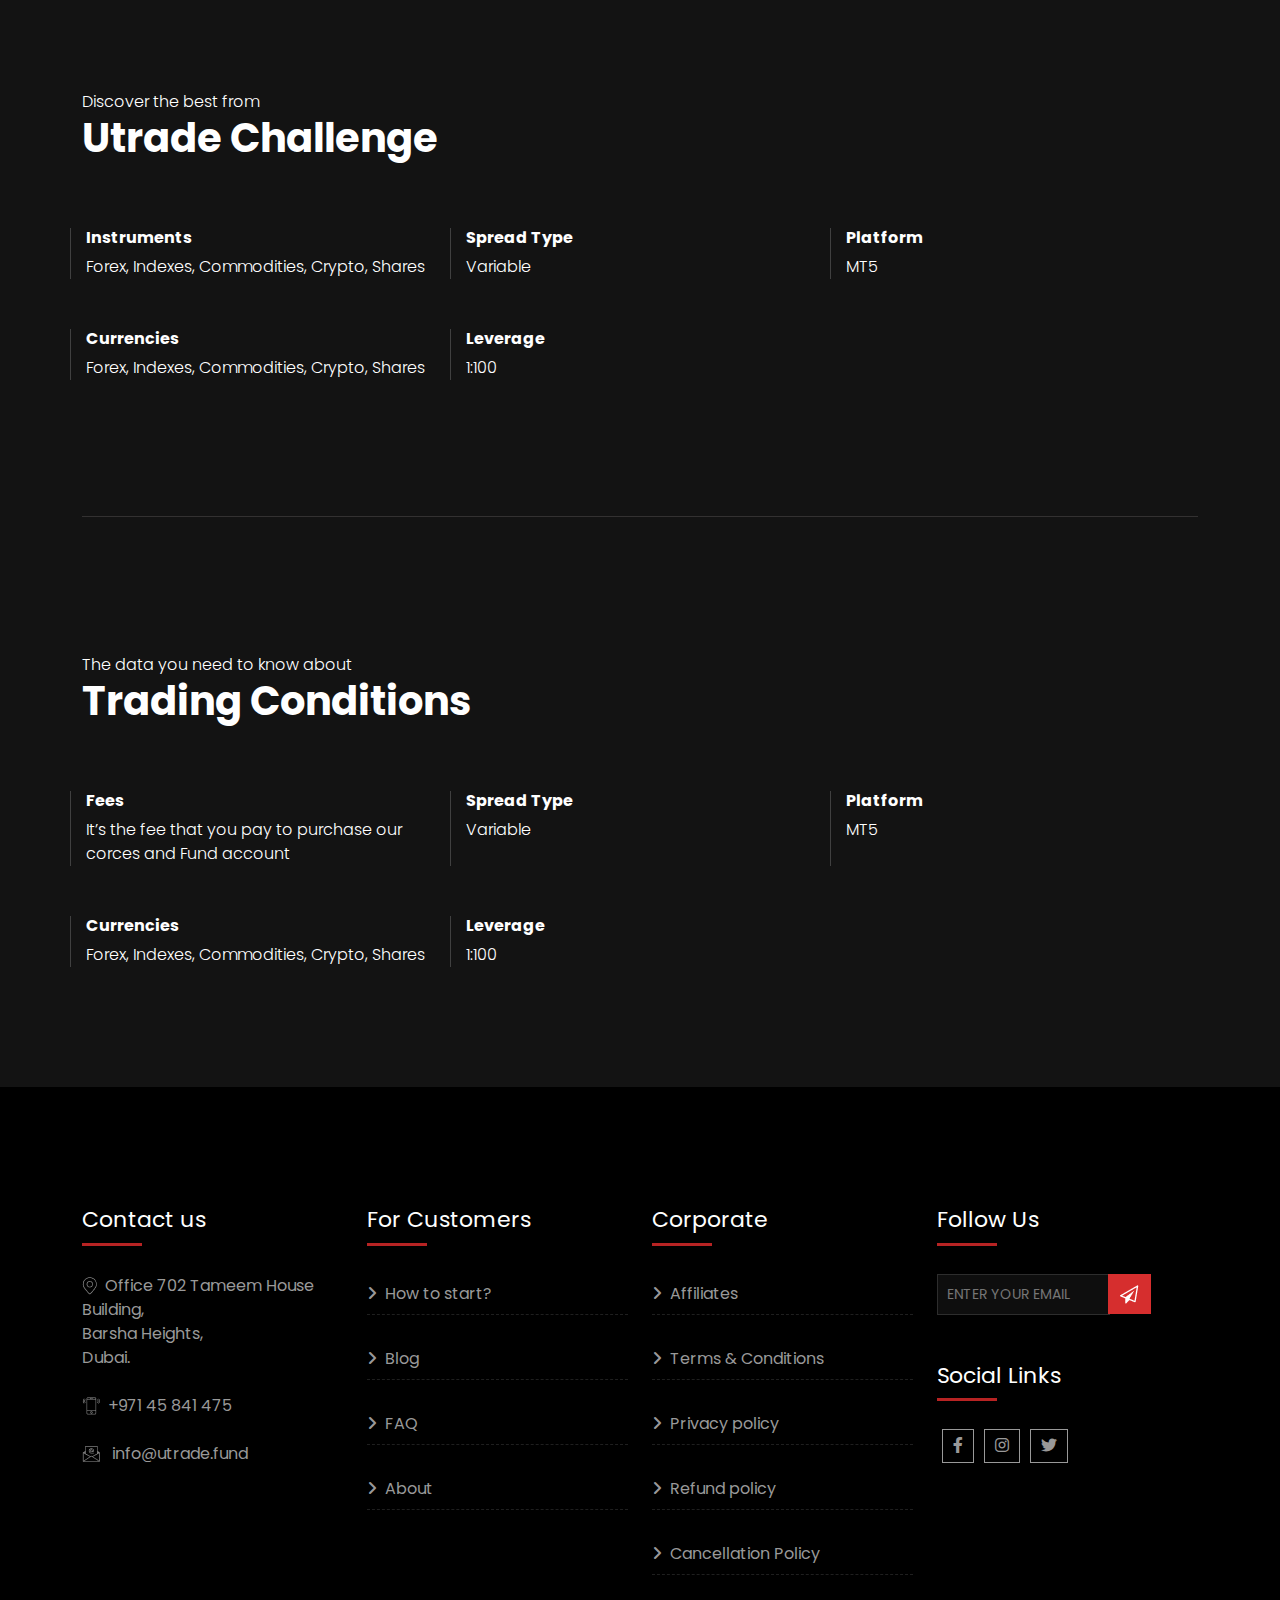
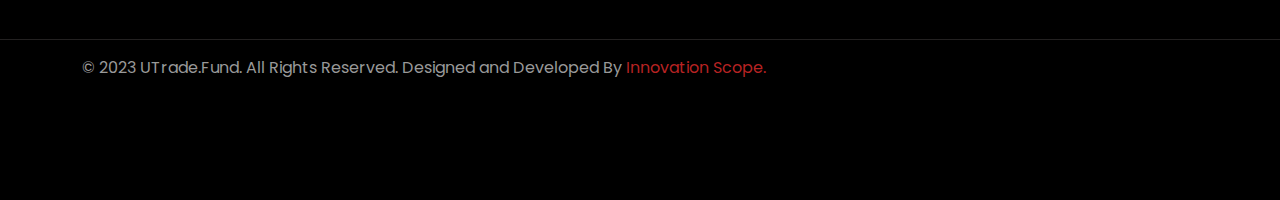
<file: how-to-start.html>
<!DOCTYPE html>
<html lang="en">
<head>
    <meta charset="UTF-8">
    <meta name="viewport" content="width=device-width, initial-scale=1.0">
    <link rel="stylesheet" href="vendor/bootstrap-5.3.0-dist/css/bootstrap.css">
    <link rel="stylesheet" href="vendor/font-awesome/css/all.min.css">
    <link rel="stylesheet" href="css/faq.css">
    <title>Get-Started | Utrade</title>
</head>
<body>
    <!-- navbar -->
    <header>
        <nav class="navbar navbar-expand-lg bg-transparent">
            <div class="container">
              <a class="navbar-brand" href="index.html">
                <img src="images/logo.png" alt="logo">
              </a>
              <button class="navbar-toggler shadow-none border-0" type="button" data-bs-toggle="offcanvas" data-bs-target="#offcanvasNavbar" aria-controls="offcanvasNavbar" aria-label="Toggle navigation">
                <span class="navbar-toggler-icon"></span>
              </button>
              <!-- sidebar -->
            <div class="sidebar offcanvas offcanvas-end" tabindex="-1" id="offcanvasNavbar" aria-labelledby="offcanvasNavbarLabel">

              <!-- sidebar header -->
            <div class="offcanvas-header">
                <h5 class="offcanvas-title" id="offcanvasNavbarLabel"><img src="images/logo.png" alt="logo"></h5>
                <button type="button" class="btn-close shadow-none" data-bs-dismiss="offcanvas" aria-label="Close"></button>
            </div>

              <!-- sidebar body -->
            <div class="offcanvas-body d-flex flex-column flex-lg-row p-4 p-lg-0">
                <ul class="navbar-nav justify-content-lg-end align-items-start flex-grow-1">
                    <li class="nav-item">
                        <a class="nav-link" href="index.html">Home</a>
                    </li>
                    <li class="nav-item">
                        <a class="nav-link active-nav" href="how-to-start.html">How to start</a>
                    </li>
                    <li class="nav-item">
                        <a class="nav-link" href="contact-us.html">Contact Us</a>
                    </li>
                    <li class="nav-item">
                        <a class="nav-link" href="faq.html">FAQ</a>
                    </li>
                    <li class="login d-flex mt-auto mt-lg-0 justify-content-center">
                      <div class="nav-item">
                          <a class="nav-link" href="login.html">Login</a>
                      </div>
                      <div class="nav-item">
                          <a href="register.html" class="btn main-btn">Register</a>
                      </div>
                  </li>
                </ul>
            </div>
          </div>
          </div>
        </nav>
       
      </header>

      <section class="get-started faq-landing">
        <div class="container section-padding">
            <div class="content col-12 col-lg-6">
                <div>
                    <div>Take the first step</div>
                    <h2>How to get started with <span>U</span>trading</h2>
                    <div class="mt-3 bottom-p">real traders with a comprehensive knowledge of the market’s ins and outs</div>
                </div>
            </div>
           
            <div class="scroll-down text-center d-none d-lg-block mt-5">
                <div>Scroll down</div>
                <a href="#scroll"><i class="fa-solid fa-arrow-down"></i></a>
            </div>
        </div>
        <img class="d-block d-lg-none" src="images/get-started-mobile.png" alt="image">
     </section>

    <section id="scroll" class="steps container">
        <div class="section-padding">
            <div class="mb-4">Take the first step</div>
            <div class="row g-5">
                <div class="col-lg-6">
                    <div class="head d-flex align-items-end">
                        <img src="images/steps-1.png" alt="1">
                        <h2 class="ms-3 me-3">Register</h2>
                        <a class="btn main-btn" href="sign-up.html">Sign Up</a>
                    </div>
                    <p class="mt-3">Our team of expert trainers and advisors have been collaborating with industry-leading forex trading organizations for 15 years across 3 continents.</p>

                </div>
                <div class="col-lg-6">
                    <div class="head d-flex align-items-end">
                        <img src="images/steps-2.png" alt="1">
                        <h2 class="ms-3 me-3">Complete Course</h2>
                    </div>
                    <p class="mt-3">Our team of expert trainers and advisors have been collaborating with industry-leading forex trading organizations for 15 years across 3 continents.</p>

                </div>
                <div class="col-lg-6">
                    <div class="head d-flex align-items-end">
                        <img src="images/steps-3.png" alt="1">
                        <h2 class="ms-3 me-3">Practice Online</h2>
                    </div>
                    <p class="mt-3">Our team of expert trainers and advisors have been collaborating with industry-leading forex trading organizations for 15 years across 3 continents.</p>

                </div>
                <div class="col-lg-6">
                    <div class="head d-flex align-items-end">
                        <img src="images/steps-4.png" alt="1">
                        <h2 class="ms-3 me-3">Become a <span>Trader!</span></h2>
                    </div>
                    <p class="mt-3">Our team of expert trainers and advisors have been collaborating with industry-leading forex trading organizations for 15 years across 3 continents.</p>

                </div>
            </div>
        </div>
        <hr>
    </section>

    <section class="table-sec container">
        <div class="section-padding">
            <div class="head-title mb-3">
                <div>Discover the best from</div>
                <h2>Utrade Challenge</h2>
            </div>
            <div class="row">
                <div class="info col-md-4">
                    <h3>Instruments</h3>
                    <div>Forex, Indexes, Commodities, Crypto, Shares</div>
                </div>
                <div class="info col-md-4">
                    <h3>Spread Type</h3>
                    <div>Variable</div>
                </div>
                <div class="info col-md-4">
                    <h3>Platform</h3>
                    <div>MT5</div>
                </div>
                <div class="info col-md-4">
                    <h3>Currencies</h3>
                    <div>Forex, Indexes, Commodities, Crypto, Shares</div>
                </div>
                <div class="info col-md-4">
                    <h3>Leverage</h3>
                    <div>1:100 </div>
                </div>
            </div>
        </div>
        <hr>
    </section>

    <section class="table-sec container">
        <div class="section-padding">
            <div class="head-title mb-3">
                <div>The data you need to know about</div>
                <h2>Trading Conditions</h2>
            </div>
            <div class="row">
                <div class="info col-md-4">
                    <h3>Fees</h3>
                    <div>It’s the fee that you pay to purchase our corces and Fund account</div>
                </div>
                <div class="info col-md-4">
                    <h3>Spread Type</h3>
                    <div>Variable</div>
                </div>
                <div class="info col-md-4">
                    <h3>Platform</h3>
                    <div>MT5</div>
                </div>
                <div class="info col-md-4">
                    <h3>Currencies</h3>
                    <div>Forex, Indexes, Commodities, Crypto, Shares</div>
                </div>
                <div class="info col-md-4">
                    <h3>Leverage</h3>
                    <div>1:100 </div>
                </div>
            </div>
        </div>

    </section>

     <!-- FOOTER START -->
     <footer>
        <div class="section-padding">
            <div class="container">
                <div class="row">
                    <div class="col-md-6 col-lg-3 mb-4">
                        <h4>Contact us</h4>
                        <div class="mb-4"><img class="me-2" src="images/location-icon.png" alt="location-icon">Office 702 Tameem House Building, <br> Barsha Heights, <br>Dubai.</div>
                        <div class="mb-4"><img class="me-2" src="images/phone-icon.png" alt="phone-icon">+971 45 841 475</div>
                        <div class="mb-4"><img class="me-2" src="images/info-icon.png" alt="info-icon"> info@utrade.fund</div>
                    </div>
    
                    <div class="col-md-6 col-lg-3 mb-4">
                        <h4>For Customers</h4>
                        <div class="link mb-4">
                            <a href="how-to-start.html"><i class="fa-solid fa-angle-right me-2"></i>How to start?</a>
                        </div>
                        <div class="link mb-4">
                            <a href="how-to-start.html"><i class="fa-solid fa-angle-right me-2"></i>Blog</a>
                        </div>
                        <div class="link mb-4">
                            <a href="faq.html"><i class="fa-solid fa-angle-right me-2"></i>FAQ</a>
                        </div>
                        <div class="link mb-4">
                            <a href="#"><i class="fa-solid fa-angle-right me-2"></i>About</a>
                        </div>
                    </div>
    
                    <div class="col-md-6 col-lg-3 mb-4">
                        <h4>Corporate</h4>
                        <div class="link mb-4">
                            <a href="#"><i class="fa-solid fa-angle-right me-2"></i>Affiliates</a>
                        </div>
                        <div class="link mb-4">
                            <a href="#"><i class="fa-solid fa-angle-right me-2"></i>Terms & Conditions</a>
                        </div>
                        <div class="link mb-4">
                            <a href="#"><i class="fa-solid fa-angle-right me-2"></i>Privacy policy</a>
                        </div>
                        <div class="link mb-4">
                            <a href="#"><i class="fa-solid fa-angle-right me-2"></i>Refund policy</a>
                        </div>
                        <div class="link mb-4">
                            <a href="#"><i class="fa-solid fa-angle-right me-2"></i>Cancellation Policy</a>
                        </div>
                    </div>
    
                    <div class="col-md-6 col-lg-3 mb-4">
                        <h4>Follow Us</h4>
                        <form action="" method="post">
                            <input type="email" name="email" placeholder="ENTER YOUR EMAIL">
                            <button class="main-btn" type="submit"><img src="images/submit-icon.png" alt="icon"></button>
                        </form>
                        <h4 class="mt-5">Social Links</h4>
                        <div class="social-icons d-flex">
                            <a href="#" class="icon"><i class="fa-brands fa-facebook-f"></i></a>
                            <a href="#" class="icon"><i class="fa-brands fa-instagram"></i></a>
                            <a href="#" class="icon"><i class="fa-brands fa-twitter"></i></a>
                        </div>
                    </div>
                </div>
            </div>
            <hr>
            <div class="copy-rights container mt-3">
                <div>© 2023 UTrade.Fund. All Rights Reserved. Designed and Developed By <a href="www.innovationscope.com">Innovation Scope.</a></div>
            </div>
        </div>
        </div>
     </footer>
    <!-- FOOTER END -->





      <script src="vendor/jquery/jquery.js"></script>
      <script src="vendor/bootstrap-5.3.0-dist/js/bootstrap.js"></script>
      <script src="js/main.js"></script>
  </body>
  </html>
</file>
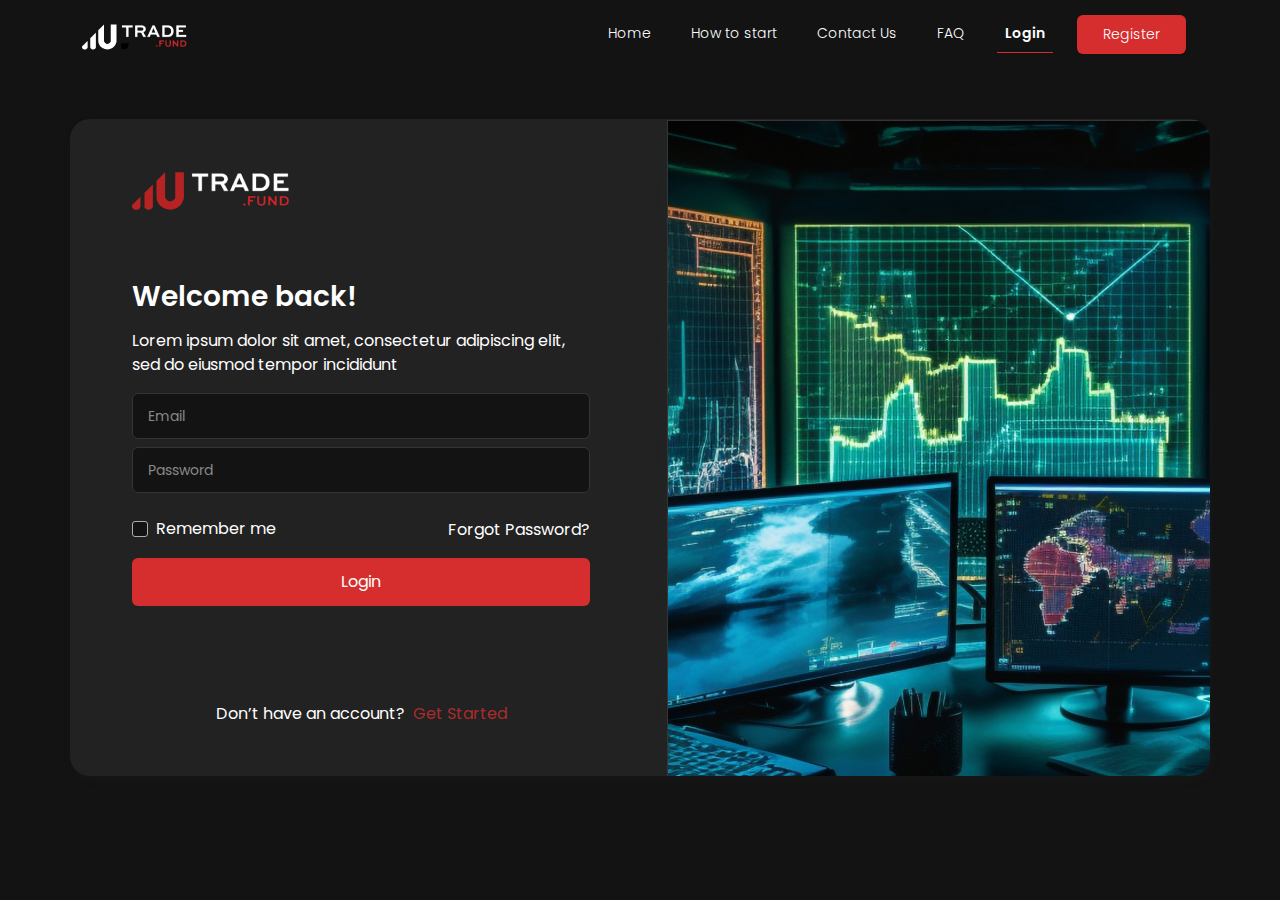
<file: login.html>
<!DOCTYPE html>
<html lang="en">
<head>
    <meta charset="UTF-8">
    <meta name="viewport" content="width=device-width, initial-scale=1.0">
    <link rel="stylesheet" href="vendor/bootstrap-5.3.0-dist/css/bootstrap.css">
    <link rel="stylesheet" href="vendor/font-awesome/css/all.min.css">
    <link rel="stylesheet" href="css/login.css">
    <title>login | Utrade</title>
</head>
<body>
    <!-- navbar -->
    <header>
        <nav class="navbar navbar-expand-lg bg-transparent">
            <div class="container">
              <a class="navbar-brand" href="index.html">
                <img src="images/logo.png" alt="logo">
              </a>
              <button class="navbar-toggler shadow-none border-0" type="button" data-bs-toggle="offcanvas" data-bs-target="#offcanvasNavbar" aria-controls="offcanvasNavbar" aria-label="Toggle navigation">
                <span class="navbar-toggler-icon"></span>
              </button>
              <!-- sidebar -->
            <div class="sidebar offcanvas offcanvas-end" tabindex="-1" id="offcanvasNavbar" aria-labelledby="offcanvasNavbarLabel">

              <!-- sidebar header -->
            <div class="offcanvas-header">
                <h5 class="offcanvas-title" id="offcanvasNavbarLabel"><img src="images/logo.png" alt="logo"></h5>
                <button type="button" class="btn-close shadow-none" data-bs-dismiss="offcanvas" aria-label="Close"></button>
            </div>

              <!-- sidebar body -->
            <div class="offcanvas-body d-flex flex-column flex-lg-row p-4 p-lg-0">
                <ul class="navbar-nav justify-content-lg-end align-items-start flex-grow-1">
                    <li class="nav-item">
                        <a class="nav-link" href="index.html">Home</a>
                    </li>
                    <li class="nav-item">
                        <a class="nav-link" href="how-to-start.html">How to start</a>
                    </li>
                    <li class="nav-item">
                        <a class="nav-link" href="contact-us.html">Contact Us</a>
                    </li>
                    <li class="nav-item">
                        <a class="nav-link" href="faq.html">FAQ</a>
                    </li>
                    <li class="login d-flex mt-auto mt-lg-0 justify-content-center">
                      <div class="nav-item">
                          <a class="nav-link active-nav" href="login.html">Login</a>
                      </div>
                      <div class="nav-item">
                          <a href="register.html" class="btn main-btn">Register</a>
                      </div>
                  </li>
                </ul>
            </div>
          </div>
          </div>
        </nav>
       
      </header>


    <div class="login-form section-padding ">
        <div class="row form-holder container mx-auto">
            <div class="col-12 col-lg-6 form-container">
                <img src="images/login-logo.png" alt="logo">
                <h3 class="dark-color">Welcome back!</h3>
                <p class="grey-color">Lorem ipsum dolor sit amet, consectetur adipiscing elit, sed do eiusmod tempor incididunt</p>
                <form id="login-validtion" action="" method="post">
                    <div class="input-container">
                        <input class="d-block" type="email" name="email" placeholder="Email">
                        <input class="d-block" type="password" name="password" placeholder="Password">
                    </div>
                    <div class="d-flex align-items-center justify-content-between mt-4">
                        <div class="form-check">
                            <input class="form-check-input shadow-none" type="checkbox" value="" id="flexCheckDefault">
                            <label class="form-check-label" for="flexCheckDefault">Remember me</label>
                        </div>
                        <a class="forget-password grey-color" href="forgot-password.html">Forgot Password?</a>
                    </div>
                    <button class="login" type="submit">Login</button>
                        <div class="create-account grey-color d-flex align-items-center justify-content-center">
                            <div>Don’t have an account?</div>
                            <a href="sign-up.html" class="ms-2 orange-color">Get Started</a>
                        </div>
                </form>
            </div>
            <div class="col-md-6 d-none d-lg-block img-holder">
                <img src="images/login.png" alt="image">
            </div>
        </div>
    </div>




    <script src="vendor/jquery/jquery.js"></script>
    <script src="vendor/bootstrap-5.3.0-dist/js/bootstrap.js"></script>
    <script src="vendor/jquery-validate/jquery.validate.min.js"></script>
    <script src="js/form-validate.js"></script>
    <script src="js/main.js"></script>

</body>
</html>
</file>
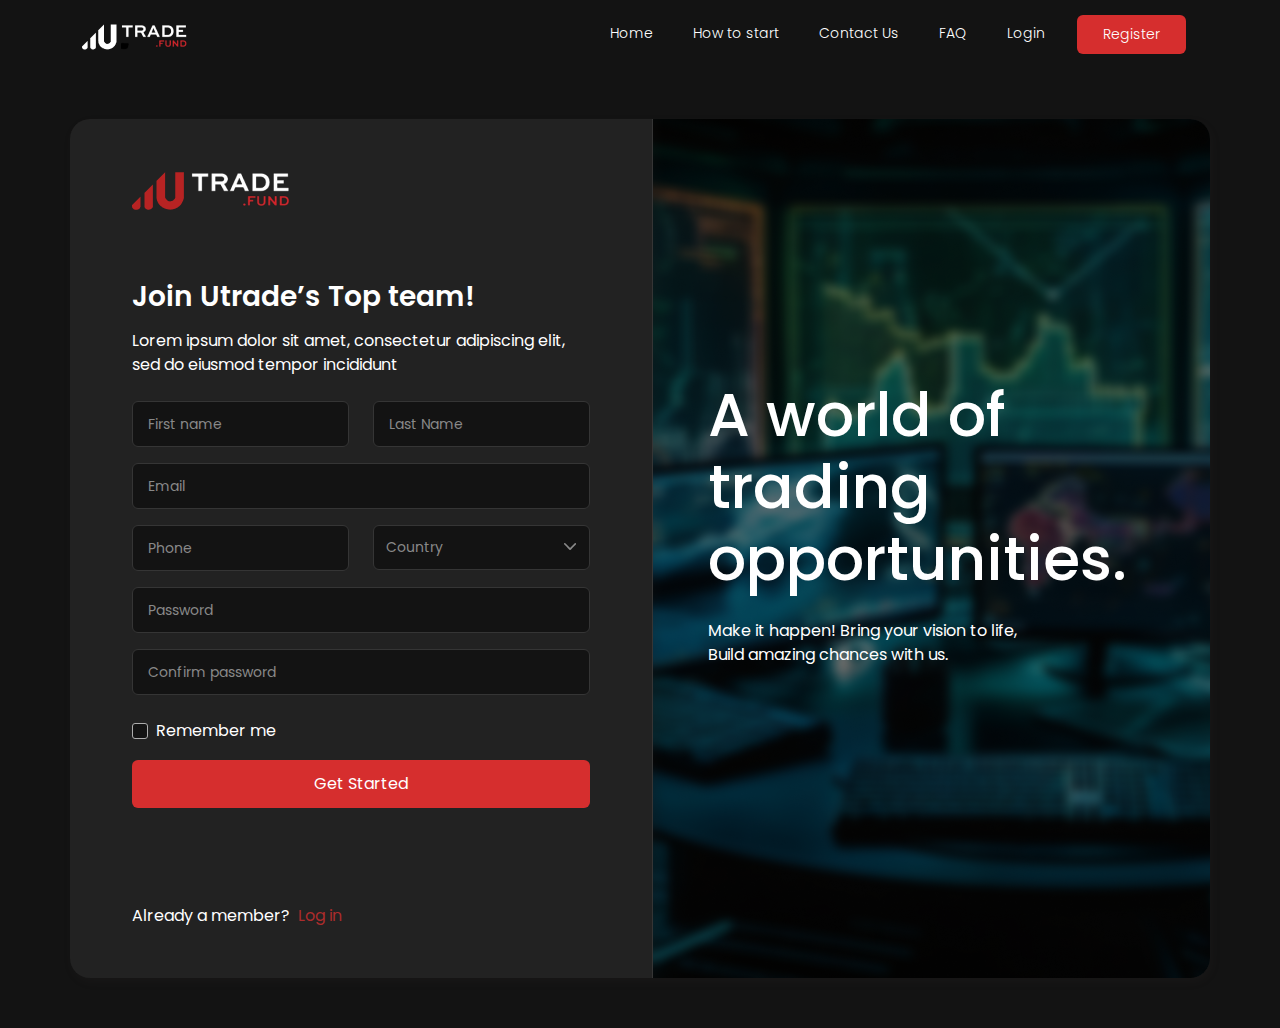
<file: sign-up.html>
<!DOCTYPE html>
<html lang="en">
<head>
    <meta charset="UTF-8">
    <meta name="viewport" content="width=device-width, initial-scale=1.0">
    <link rel="stylesheet" href="vendor/bootstrap-5.3.0-dist/css/bootstrap.css">
    <link rel="stylesheet" href="vendor/font-awesome/css/all.min.css">
    <link rel="stylesheet" href="css/login.css">
    <title>sign-up | Utrade</title>
</head>
<body>
    <!-- navbar -->
    <header>
        <nav class="navbar navbar-expand-lg bg-transparent">
            <div class="container">
              <a class="navbar-brand" href="index.html">
                <img src="images/logo.png" alt="logo">
              </a>
              <button class="navbar-toggler shadow-none border-0" type="button" data-bs-toggle="offcanvas" data-bs-target="#offcanvasNavbar" aria-controls="offcanvasNavbar" aria-label="Toggle navigation">
                <span class="navbar-toggler-icon"></span>
              </button>
              <!-- sidebar -->
            <div class="sidebar offcanvas offcanvas-end" tabindex="-1" id="offcanvasNavbar" aria-labelledby="offcanvasNavbarLabel">

              <!-- sidebar header -->
            <div class="offcanvas-header">
                <h5 class="offcanvas-title" id="offcanvasNavbarLabel"><img src="images/logo.png" alt="logo"></h5>
                <button type="button" class="btn-close shadow-none" data-bs-dismiss="offcanvas" aria-label="Close"></button>
            </div>

              <!-- sidebar body -->
            <div class="offcanvas-body d-flex flex-column flex-lg-row p-4 p-lg-0">
                <ul class="navbar-nav justify-content-lg-end align-items-start flex-grow-1">
                    <li class="nav-item">
                        <a class="nav-link" href="index.html">Home</a>
                    </li>
                    <li class="nav-item">
                        <a class="nav-link" href="how-to-start.html">How to start</a>
                    </li>
                    <li class="nav-item">
                        <a class="nav-link" href="contact-us.html">Contact Us</a>
                    </li>
                    <li class="nav-item">
                        <a class="nav-link" href="faq.html">FAQ</a>
                    </li>
                    <li class="login d-flex mt-auto mt-lg-0 justify-content-center">
                      <div class="nav-item">
                          <a class="nav-link" href="login.html">Login</a>
                      </div>
                      <div class="nav-item">
                          <a href="register.html" class="btn main-btn">Register</a>
                      </div>
                  </li>
                </ul>
            </div>
          </div>
          </div>
        </nav>
       
      </header>


    <div class="login-form section-padding ">
        <div class="row form-holder container mx-auto">
            <div class="col-12 col-lg-6 form-container">
                <img src="images/login-logo.png" alt="logo">
                <h3 class="dark-color">Join Utrade’s Top team!</h3>
                <p class="grey-color">Lorem ipsum dolor sit amet, consectetur adipiscing elit, sed do eiusmod tempor incididunt</p>
                <form id="sign-up-validation" action="" method="post">
                    <div class="input-container">
                        <div class="row">
                            <div class="col-6">
                                <input type="text" name="f_name" placeholder="First name">
                            </div>
                            <div class="col-6">
                                <input type="text" name="l_name" placeholder="Last Name">
                            </div>
                        </div>
                        <input class="d-block" type="email" name="email" placeholder="Email">
                        <div class="row">
                            <div class="col-12 col-lg-6">
                                <input type="number" name="phone" placeholder="Phone">
                            </div>
                            <div class="col-12 col-lg-6">
                                <div class="dropdown-list">
                                    <div class="selected-option">
                                        <p>Country</p>
                                    </div>
                                    <div class="select-option-card">
                                        <ul>
                                            <li>Sunday</li>
                                            <li>Monday</li>
                                            <li>Tuesday</li>
                                            <li>Wednesday</li>
                                            <li>Thursday</li>
                                        </ul>
                                    </div>
                                </div>
                            </div>
                        </div>
                        <input class="d-block" type="password" id="password" name="password" placeholder="Password">
                        <input class="d-block mt-3" type="password" name="confirm_password" placeholder="Confirm password">
                    </div>
                        <div class="d-flex align-items-center justify-content-between mt-4">
                            <div class="form-check">
                                <input class="form-check-input shadow-none" type="checkbox" value="" id="flexCheckDefault">
                                <label class="form-check-label" for="flexCheckDefault">Remember me</label>
                            </div>
                        </div>
                        <button class="login" type="submit">Get Started</button>
                        <div class="create-account grey-color d-flex align-items-center">
                            <div>Already a member?</div>
                            <a href="sign-up.html" class="ms-2 orange-color">Log in</a>
                        </div>
                </form>
            </div>
        
            <div class="col-lg-6 d-none d-lg-block img-holder position-relative">
                <img class="sign-up-img" src="images/sign-up.png" alt="image">
                <div class="img-content">
                    <h2>A world of trading opportunities.</h2>
                    <p class="mt-4">Make it happen! Bring your vision to life, Build amazing chances with us.</p>
                </div>
            </div>
        </div>
    </div>
    




    <script src="vendor/jquery/jquery.js"></script>
    <script src="vendor/bootstrap-5.3.0-dist/js/bootstrap.js"></script>
    <script src="vendor/jquery-validate/jquery.validate.min.js"></script>
    <script src="js/form-validate.js"></script>
    <script src="js/custom-select.js"></script>
    <script src="js/main.js"></script>

</body>
</html>
</file>
<file: css/style.css>
@import url('https://fonts.googleapis.com/css2?family=Poppins:wght@300;400;500;600;700;800&display=swap');

:root {
    --red: #D62E2E;
    --red-hover: #ab2c2c;
    --white: #FFFFFF;
    --black: #131313;
    --transition: 0.3s ease all;
}

body {
    font-family: 'Poppins', sans-serif;
    color: #FFFFFF;
    overflow-x: hidden;
    background-color: var(--black);
}

* {
    margin: 0;
    padding: 0;
    box-sizing: border-box;
}

a {
    text-decoration: none;
    color: var(--white);
}

/* main-components */

.btn {
    border-radius: 6px;
    transition: 0.3s ease all;
    padding: 8px 25px;
    font-size: 14px;
    color: var(--white);
}

.main-btn {
    background-color: var(--red);
}

.main-btn:hover {
    background-color: var(--red-hover);
    color: var(--white);
}

.secondary-btn {
    border: 1px solid var(--white);
}

.secondary-btn:hover {
    background: white;
    color: var(--red);
}

.transition {
    transition: 0.3s ease all;
}

.section-padding {
    padding: 130px 0;
}

hr {
    color: #ded2d29e;
}

@media (max-width: 767px) {
    .section-padding {
        padding: 70px 35px;
    }
}


/* nav */
nav {
    font-size: 14px;
    z-index: 100;
    transition: var(--transition);
}

nav .nav-item {
    padding: 7px 12px;
}

nav .nav-item a {
    font-weight: 300;
    transition: var(--transition);
    color: var(--white) !important;
}

nav .nav-link.active-nav {
    font-weight: 600;
}

nav .nav-link {
    border-bottom: 1px solid transparent;
}

nav .nav-link:hover, nav .nav-link.active-nav  {
    border-bottom: 1px solid var(--red);
}

nav .navbar-toggler-icon {
    background-image: url(../images/nav-menu.png);
}

.btn-close {
    background-image: url(../images/x.png);
    opacity: 1;
}

.btn-close:hover {
    opacity: 1;
}

.offcanvas {
    border-left: 1px solid #444444 ;
}

.offcanvas-header {
    padding: 15px 25px;
}


@media (max-width: 992px) {
    .sidebar {
        background-color: #131313;
    }

    nav .nav-item {
        padding: 16px 20px;
        font-size: 16px;
    }

    nav .login {
        width: 100%;
    }
}


.black-background {
    background-color: #121212 !important;
    box-shadow: 1px 3px 16px 7px #00000052;
}

/* end-main-components */

/* home-landing */
.home-landing {
    margin-top: -60px;
    background-image: url(../images/home-landing.png);
    min-height: 100vh;
    background-repeat: no-repeat;
    background-size: cover;
    background-position: center;
}

.home-landing .home-landing-content {
    width: 40%;
    margin-top: 10%;
}

.home-landing .home-landing-content h2, .home-landing .home-landing-content h1 {
    line-height: 73px;
}

.home-landing .home-landing-content h2 {
    font-weight: 600;
    font-size: 76px;
}

.home-landing .home-landing-content h1 {
    font-size: 100px;
}

.home-landing .home-landing-content p {
    font-size: 18px;
    font-weight: 300;
}


@media (max-width: 767px) {
    .home-landing {
        background-image: url(../images/home-landing-mobile.png);
    }

    .home-landing .home-landing-content {
        width: 100%;
        margin-top: 25%;
    }

    .home-landing .home-landing-content h2, .home-landing .home-landing-content h1 {
        line-height: 40px;
    }

    .home-landing .home-landing-content h2 {
        font-size: 34px;
        margin-bottom: 0;
        margin-top: 20px;
    }

    .home-landing .home-landing-content h1 {
        font-size: 46px;
    }

    .home-landing .home-landing-content p {
        font-size: 16px;
        padding-right: 35%;
        margin-bottom: 80px !important;
    }
}

/* counter */
.counter-sec {
    background-image: url(../images/home-counter-bg.png);
    background-position: center;
    background-size: contain;
    background-repeat: no-repeat;
}

.counter-sec .counter-content h3 {
    font-weight: 700;
    font-size: 48px;
}

.counter-sec .counter-content p {
    font-size: 24px;
    padding-right: 25%;
}

.counter-sec .counter-content .number {
    font-weight: 700;
    font-size: 52px;
}

.counter-sec .counter-content .title {
    font-weight: 300;
    margin-bottom: 10px;
}

.counter-sec .counter-content {
    margin-bottom: 100px;
}

.counter-sec .counter-content .counter-holder {
    cursor: pointer;
    transition: var(--transition);
    width: 50%;
    border-bottom: 1px solid transparent;
}

.counter-sec .counter-content .counter-holder:hover {
    border-bottom: 1px solid var(--red);
}

@media (max-width: 767px) {
    .counter-sec .counter-content h3 {
        font-size: 24px;
    }

    .counter-sec .counter-content p, .counter-sec .counter-content .title {
        font-size: 14px;
    }

    .counter-sec .counter-content .number {
        font-size: 36px;
    }

    .counter-sec .counter-content .counter-holder {
        width: 70%;
    }

}

/* how-to-start  */
.how-to-start {
    background-color: #440303;
}

.how-to-start .content {
    padding: 14% 0;
}

.how-to-start div {
    font-size: 14px;
}

.how-to-start h3 {
    font-weight: 700;
    font-size: 48px;
}

.how-to-start p {
    font-size: 18px;
    font-weight: 300;
}

.how-to-start img {
    margin-top: -80px;
    margin-left: 40px;
}

@media (max-width: 992px) {
    .how-to-start img {
        margin-top: 0;
    }
}

@media (max-width: 767px) {
    .how-to-start h3 {
        font-size: 24px;
    }

    .how-to-start p {
        font-size: 14px;
    }

    .how-to-start .img-holder {
        overflow: hidden;
    }

    .how-to-start img {
        max-height: 380px;
        margin-left: 0;
    }
}

/* utrade-funding process */
.utrade-funding {
    background-image: url(../images/home-utrade-funding.png);
    background-position: center;
}

.utrade-funding .title-container {
    background-image: url(../images/utrade-funding-title-bg.png);
    background-position: center;
}

.utrade-funding .title-container .title div {
    font-weight: 300;
    font-size: 18px;
}

.utrade-funding .title-container .title h2 {
    font-weight: 700;
    font-size: 42px;
}

.utrade-funding .title h2:before, .utrade-funding .title h2:after {
    vertical-align: -11%;
}

.utrade-funding .title h2:before {
    content: url("../images/utrade-title-left.png");
    margin-right: 50px;
}

.utrade-funding .title h2:after {
    content: url("../images/utrade-title-rigth.png");
    margin-left: 50px;
}

/* cards */
.utrade-funding .card-container {
    margin-top: 120px;
}

.utrade-funding .utrade-card {
    width: 49%;
    background-color: #222222;
    padding: 50px;
    border-radius: 20px;
}

.utrade-funding .utrade-card h4 {
    font-size: 36px;
}

.utrade-funding  .utrade-card p {
    font-size: 18px;
}

.utrade-funding .second-card {
    top: 200px;
    margin-left: 20px;
    position: relative;
}

.utrade-funding .third-card {
    background-color: #5A1212;
    border: 1px solid #9E1D1D;
    position: relative;
}

.utrade-funding .third-card .lines {
    position: absolute;
    z-index: 0;
    left: -170px;
    top: 0;
}

@media (max-width: 992px) {
    /* title */
    .utrade-funding .title-container .title div {
        font-size: 14px;
    }

    .utrade-funding .title-container .title h2 {
        font-size: 24px;
    } 

    .utrade-funding .title h2:before {
        margin-right: 15px;
    }

    .utrade-funding .title h2:after {
        margin-left: 15px;
    }

    .utrade-funding .title h2:before, .utrade-funding .title h2:after {
        vertical-align: -46%;
    }

    /* cards */
    .utrade-funding .utrade-card {
        width: 100%;
    }

    .utrade-funding .second-card {
        top: 0;
        margin-top: 20px;
        margin-left: 0;
        position: relative;
    }    
}

@media (max-width: 767px) {

    .utrade-funding .title-container .title h2 {
        text-align: center;
        font-size: 20px;
    }

    .utrade-funding .title h2:before, .utrade-funding .title h2:after {
        vertical-align: 8%;
    }

    .utrade-funding .title h2:before {
        content: url("../images/utrade-title-left-mobile.png");
    }

    .utrade-funding .title h2:after {
        content: url("../images/utrade-title-right-mobile.png");
    }

    .utrade-funding .card-container {
        margin-top: 50px;
    }

    .utrade-funding .utrade-card .head .num {
        max-height: 35px;
    }

    .utrade-funding .utrade-card h4 {
        font-size: 18px;
        margin-bottom: 0;
    }

    .utrade-funding  .utrade-card p {
        font-size: 14px;
        font-weight: 300;
    }

    .utrade-funding .third-card .lines {
        left: -270px;
    }
}

/* join-us */
.join-us {
    background-image: url(../images/home-join-us.png);
    background-position: center;
    background-repeat: no-repeat;
}

.join-us .head {
    font-size: 24px;
}

.join-us h4 {
    font-size: 48px;
    margin-top: -5px;
}

.join-us .line {
    width: 100px;
    height: 2px;
    background: white;
    margin: auto;
}

.join-us p {
    font-weight: 300;
    font-size: 18px;
    padding: 0 30%;
}

@media (max-width: 767px) {
    .join-us .head {
        font-size: 14px;
    }

    .join-us h4 {
        font-size: 24px;
        margin-top: -2px;
    }

    .join-us p {
        font-size: 16px;
        padding: 0 23%;
    }
}

/* table */
.table-title div {
    font-size: 18px;
    font-weight: 300;
}

.table-title h3 {
    font-size: 48px;
    font-weight: 700;
}

.toggle {
    position: absolute;
    cursor: pointer;
    opacity: 0;
}

.toggle + label {
    --toggle-color: var(--red);
    --toggle-bg-color: #2C2C2C;
    position: relative;
    padding-left: 93px;
    line-height: 2.5rem;
    cursor: pointer;
}
  
  /* The toggle container */
.toggle + label:before {
    content: "";
    box-sizing: border-box;
    position: absolute;
    left: 0;
    width: 4.5rem;
    height: 2.5rem;
    border-radius: 1.25rem;
    background-color: var(--toggle-bg-color);
    transition: background-color 200ms;
}
  
/* The toggle ball */
.toggle + label:after {
    content: "";
    position: absolute;
    top: 0;
    bottom: 0;
    left: 0.25rem;
    width: 2rem;
    height: 2rem;
    margin: auto;
    transform: translate(0, 0);
    border-radius: 50%;
    background-color: var(--toggle-color);
    cursor: pointer;
    transition: transform 200ms;
}
  
/* The active styling */
    .toggle:checked + label {
    --toggle-color: #2C2C2C;
    --toggle-bg-color: var(--red);
}

.toggle:checked + label:after {
    transform: translate(2rem, 0);
}

label {
    cursor: pointer;
    font-size: 18px;
}

/* table-buttons */
.table-buttons button {
    margin: 0 10px;
    padding: 10px 27px;
    width: 145px;
}

.table-buttons button:hover, .table-buttons button.active {
    background-color: var(--red);
    color: var(--white);
}

.table {
    --bs-table-bg: #2C2C2C;
}

.table .table-head {
    background-color: #212121;
}

.table div {
    font-size: 14px;
    font-weight: 400;
}

.table h4 {
    font-size: 24px;
    font-weight: 700;
    margin-top: 5px;
}

.table > thead {
    vertical-align: middle;
}

.table th {
    font-size: 18px;
    font-weight: 400;
}

.table td {
    text-align: center;
}

.table > :not(caption) > * > * {
    padding: 15px 35px;
}

.table-bordered > :not(caption) > * > * {
    border: 3px solid #4F4F4F;
}

.table-striped > tbody > tr:nth-of-type(odd) > * {
    --bs-table-bg-type: #474b506e;
}

@media (max-width: 1193px) { 
    .table > :not(caption) > * > * {
        padding: 14px 30px;
        font-size: 16px;
    }
}

@media (max-width: 992px) {
    .table-buttons .second-row {
        margin-top: 15px;
    } 

}

@media (max-width: 767px) {
    .table-title div {
        font-size: 14px;
    }
    
    .table-title h3 {
        font-size: 24px;
    }

    .toggle + label:before {
        width: 4rem;
        height: 2rem;
        top: 5px;
    }

    .toggle + label:after {
        top: 1px;
        left: 0.25rem;
        width: 1.5rem;
        height: 1.5rem;
    }

    label {
        font-size: 14px;
    }

    .table h4 {
        font-size: 18px;
    }

    .table > :not(caption) > * > * {
        padding: 14px 33px;
        font-size: 14px;
    }

    .table-buttons button {
        font-size: 12px;
    }
    
}

/* footer */
footer {
    background-color: #000000;
}

footer h4 {
    font-size: 22px;
    position: relative;
    margin-bottom: 40px;
    font-weight: 400;
    color: var(--white);
}

footer h4:before {
    position: absolute;
    content: '';
    background-color: #B72323;
    width: 60px;
    height: 3px;
    bottom: -12px;
}

footer div, footer a {
    color: #999999;
}

footer .link {
    border-bottom: 1px dashed #6666664D;
    padding: 8px 0;
}

footer a {
    transition: 0.3s;
}

footer a:hover {
    color: var(--white);
}

footer form input {
    background-color: #0E0E0E;
    border: 1px solid #2D2D2D;
    padding: 9px;
    transition: var(--transition);
    width: 173px;
    color: var(--white);
    font-size: 14px;
}

footer form input::placeholder {
    font-size: 14px;
}

footer form input:focus {
    outline: none;
    border: 1px solid #7d79799c;
}

footer form button {
    border: none;
    padding: 8px 12px;
    margin-left: -6px;
    transition: var(--transition);
}

footer .icon {
    border: 1px solid;
    padding: 4px 10px;
    margin: 0 5px;
}

footer .copy-rights a {
    color: #B72323;
    transition: var(--transition);
}

footer .copy-rights a:hover {
    color: var(--white);
}

@media (max-width: 767px) {
    footer h4 {
        font-size: 18px;
        margin-bottom: 30px;
    }

    footer div , footer a {
        font-size: 14px;
    }

    footer .copy-rights div {
        font-size: 14px;
    }
}
</file>
<file: css/contact-us.css>
@import url('https://fonts.googleapis.com/css2?family=Poppins:wght@300;400;500;600;700;800&display=swap');

:root {
    --red: #D62E2E;
    --red-hover: #ab2c2c;
    --white: #FFFFFF;
    --black: #131313;
    --transition: 0.3s ease all;
}

body {
    font-family: 'Poppins', sans-serif;
    color: #FFFFFF;
    overflow-x: hidden;
    background-color: var(--black);
}

* {
    margin: 0;
    padding: 0;
    box-sizing: border-box;
}

a {
    text-decoration: none;
    color: var(--white);
}

/* main-components */

.btn {
    border-radius: 6px;
    transition: 0.3s ease all;
    padding: 8px 25px;
    font-size: 14px;
    color: var(--white);
}

.main-btn {
    background-color: var(--red);
}

.main-btn:hover {
    background-color: var(--red-hover);
    color: var(--white);
}

.secondary-btn {
    border: 1px solid var(--white);
}

.secondary-btn:hover {
    background: white;
    color: var(--red);
}

.transition {
    transition: 0.3s ease all;
}

.section-padding {
    padding: 120px 0;
}

hr {
    color: #ded2d29e;
}

@media (max-width: 767px) {
    .section-padding {
        padding: 70px 35px;
    }
}


/* nav */
nav {
    font-size: 14px;
    z-index: 100;
    transition: var(--transition);
}

nav .nav-item {
    padding: 7px 12px;
}

nav .nav-item a {
    font-weight: 300;
    transition: var(--transition);
    color: var(--white) !important;
}

nav .nav-link.active-nav {
    font-weight: 600;
}

nav .nav-link {
    border-bottom: 1px solid transparent;
}

nav .nav-link:hover, nav .nav-link.active-nav  {
    border-bottom: 1px solid var(--red);
}

nav .navbar-toggler-icon {
    background-image: url(../images/nav-menu.png);
}

.btn-close {
    background-image: url(../images/x.png);
    opacity: 1;
}

.btn-close:hover {
    opacity: 1;
}

.offcanvas {
    border-left: 1px solid #444444 ;
}

.offcanvas-header {
    padding: 15px 25px;
}


@media (max-width: 992px) {
    .sidebar {
        background-color: #131313;
    }

    nav .nav-item {
        padding: 16px 20px;
        font-size: 16px;
    }

    nav .login {
        width: 100%;
    }
}

.black-background {
    background-color: #121212 !important;
    box-shadow: 1px 3px 16px 7px #00000052;
}

.scroll-down a {
    width: 33px;
    height: 33px;
    background: white;
    margin: 5px;
    text-align: center;
    padding: 7px;
    border-radius: 50%;
    font-size: 14px;
    opacity: 0.7;
    transition: var(--transition);
    display: inline-block;
}

.scroll-down a:hover {
    opacity: 1;
}

.scroll-down a i {
    color: var(--black);
}

/* end-main-components */

/* contact-us */
.contact-us-landing {
    background-image: url(../images/contact-us-landing.png);
    background-size: cover;
    background-position: center;
}

.contact-us-landing div {
    font-size: 18px;
    font-weight: 300;
}

.contact-us-landing h2 {
    font-size: 70px;
    font-weight: 600;
}

.contact-us-landing hr {
    display: none;
}

.contact-us-landing h4 {
    font-size: 24px;
    font-weight: 600;
}

.contact-us-landing .data {
    font-size: 14px;
    padding-right: 10px;
}

@media (max-width: 992px) {
    .contact-us-landing h2 {
        font-size: 63px;
    }

    .contact-us-landing .info-container {
        margin: 10px 0;
    }
    
}

@media (max-width: 767px) {
    .contact-us-landing div {
        font-size: 14px;
    }

    .contact-us-landing h2 {
        font-size: 36px;
    }

    .contact-us-landing hr {
        display: block;
    }
}

/* map-sec */
.map .top-title {
    font-size: 18px;
    font-weight: 300;
}

.map h3 {
    font-weight: 600;
    font-size: 36px;
}

.map .bottom-title span {
    font-weight: 600;
    font-size: 18px;
    color: var(--white);
}

.map .bottom-title {
    color: #555555;
    font-size: 18px;
}

.map iframe {
    filter: invert(90%) grayscale(0.3);
    width: 100%;
}

@media (max-width: 767px) {
    .map .top-title, .map .bottom-title , .map .bottom-title span {
        font-size: 14px;
    }

    .map h3 {
        font-weight: 700;
        font-size: 22px;
    }
}

/* form-section */
.form-section {
    background-image: url(../images/form-Background.png);
    background-size: cover;
    background-position: center;
}

.form-section h3 {
    font-size: 36px;
    font-weight: 600;
}

.form-section p {
    font-size: 14px;
    font-weight: 300;
}

.form-section form {
    width: 60%;
    margin: 70px auto 0;
}

.form-section form input, .form-section form textarea {
    width: 100%;
    margin: 8px 0;
    border: 1px solid #353535;
    padding: 10px 15px;
    border-radius: 6px;
    background-color: #131313;
    color: #888888;
}

.form-section form input::placeholder, .form-section form textarea::placeholder {
    color: #888888;
    font-size: 14px;
}

.form-section form input:focus, .form-section form textarea:focus {
    border: 1px solid #5e5b5bde;
    outline: none;
}

.form-section form input {
    height: 50px;
}

.form-section form textarea {
    resize: none;
}

.form-section label.error {
    font-size: 14px;
    width: 100%;
    text-align: start;
}

@media (max-width: 767px) {
    .form-section h3 {
        font-weight: 700;
        font-size: 22px;
    }

    .form-section form {
        width: 100%;
    }
}


/* follow-us-section */

.follow-us {
    background-image: url(../images/follow-us.png);
    background-position: center;
}

.follow-us .top-title {
    font-weight: 300;
    font-size: 18px;
}

.follow-us h3 {
    font-size: 48px;
}

.follow-us p {
    font-size: 18px;
    font-weight: 500;
    padding-right: 63%;
}

.follow-us .under-line {
    width: 70px;
    height: 2px;
    background-color: white;
    margin-top: -5px;
    margin-bottom: 25px
}

.follow-us .social a:first-child {
    margin-left: 0;
}

.follow-us .social a {
    width: 33px;
    height: 33px;
    background: white;
    margin: 5px;
    text-align: center;
    padding: 7px;
    border-radius: 50%;
    font-size: 14px;
    opacity: 0.7;
    transition: var(--transition);
}

.follow-us .social a:hover {
    opacity: 1;
}

.follow-us .social i {
    color: var(--black);
}

@media (max-width: 767px) {
    .follow-us {
        background-image: url(../images/follow-us-mobile.png);
        background-repeat: no-repeat;
        background-size: cover;
    }
    .follow-us .top-title {
        font-size: 14px;
    }

    .follow-us h3 {
        font-weight: 700;
        font-size: 24px;
    }

    .follow-us .under-line {
        width: 100px;
        height: 1px;
    }

    .follow-us p {
        font-weight: 300;
        padding-right: 45%;
    }
}
</file>
<file: css/faq.css>
@import url('https://fonts.googleapis.com/css2?family=Poppins:wght@300;400;500;600;700;800&display=swap');

:root {
    --red: #D62E2E;
    --red-hover: #ab2c2c;
    --white: #FFFFFF;
    --black: #131313;
    --grey: #ACACAC;
    --transition: 0.3s ease all;
}

body {
    font-family: 'Poppins', sans-serif;
    color: #FFFFFF;
    overflow-x: hidden;
    background-color: var(--black);
}

* {
    margin: 0;
    padding: 0;
    box-sizing: border-box;
}

a {
    text-decoration: none;
    color: var(--white);
}

/* main-components */

.btn {
    border-radius: 6px;
    transition: 0.3s ease all;
    padding: 8px 25px;
    font-size: 14px;
    color: var(--white);
}

.main-btn {
    background-color: var(--red);
}

.main-btn:hover {
    background-color: var(--red-hover);
    color: var(--white);
}

.secondary-btn {
    border: 1px solid var(--white);
}

.secondary-btn:hover {
    background: white;
    color: var(--red);
}

.transition {
    transition: 0.3s ease all;
}

.section-padding {
    padding: 120px 0;
}

hr {
    color: #ded2d29e;
}

@media (max-width: 767px) {
    .section-padding {
        padding: 70px 35px;
    }
}


/* nav */
nav {
    font-size: 14px;
    z-index: 100;
    transition: var(--transition);
}

nav .nav-item {
    padding: 7px 12px;
}

nav .nav-item a {
    font-weight: 300;
    transition: var(--transition);
    color: var(--white) !important;
}

nav .nav-link.active-nav {
    font-weight: 600;
}

nav .nav-link {
    border-bottom: 1px solid transparent;
}

nav .nav-link:hover, nav .nav-link.active-nav  {
    border-bottom: 1px solid var(--red);
}

nav .navbar-toggler-icon {
    background-image: url(../images/nav-menu.png);
}

.btn-close {
    background-image: url(../images/x.png);
    opacity: 1;
}

.btn-close:hover {
    opacity: 1;
}

.offcanvas {
    border-left: 1px solid #444444 ;
}

.offcanvas-header {
    padding: 15px 25px;
}


@media (max-width: 992px) {
    .sidebar {
        background-color: #131313;
    }

    nav .nav-item {
        padding: 16px 20px;
        font-size: 16px;
    }

    nav .login {
        width: 100%;
    }
}

.black-background {
    background-color: #121212 !important;
    box-shadow: 1px 3px 16px 7px #00000052;
}

.scroll-down a {
    width: 33px;
    height: 33px;
    background: white;
    margin: 5px;
    text-align: center;
    padding: 7px;
    border-radius: 50%;
    font-size: 14px;
    opacity: 0.7;
    transition: var(--transition);
    display: inline-block;
}

.scroll-down a:hover {
    opacity: 1;
}

.scroll-down a i {
    color: var(--black);
}

/* end-main-components */

/* faq-landing */
.faq-landing {
    background-image: url(../images/FAQ-background.png);
    background-position: center;
    background-size: cover;
}

.faq-landing .content {
    padding-right: 10%;
}

.faq-landing div {
    font-size: 18px;
    font-weight: 300;
}

.faq-landing h2 {
    font-weight: 600;
    font-size: 76px;
}

.faq-landing h2 span {
    color: #B72323;
}

@media (max-width: 767px) {
    .faq-landing {
        background-image: url(../images/FAQ-background-mobile.png);
        min-height: 100vh;
    }

    .faq-landing div {
        font-size: 14px;
    }

    .faq-landing h2 {
        font-size: 36px;
    }

    .faq-landing .content {
        padding-right: 40%;
        margin-top: 30px;
    }
}

/* accordion */
.faq-container {
    border-bottom: 1px solid #404040;
} 

.question {
    font-size: 22px;
    padding: 20px 80px 20px 20px;
    position: relative;
    display: flex;
    align-items: center;
    cursor: pointer;
}
  
.question::after {
    content: "\002B";
    font-size: 26px;
    font-weight: 300;
    position: absolute;
    right: 20px;
    transition: 0.2s;
}
  
.question.active::after {
    transform: rotate(45deg);
}
  
.answercont {
    max-height: 0;
    overflow: hidden;
    transition: 0.3s;
}
  
.answer {
    padding: 0 20px 20px;
    line-height: 1.5rem;
}
  
.question.active + .answercont {
    font-size: 16px;
    font-weight: 300;
    color: var(--grey);
}

@media (max-width: 767px) {
    .question {
        font-size: 18px;
    }
}


/* follow-us-section */

.follow-us {
    background-image: url(../images/faq.png);
    background-repeat: no-repeat;
    background-size: cover;
    background-position: center;
}

.follow-us .top-title {
    font-weight: 300;
    font-size: 18px;
}

.follow-us h3 {
    font-size: 40px;
}

.follow-us p {
    font-size: 18px;
    font-weight: 500;
    padding-right: 63%;
}

.follow-us .under-line {
    width: 70px;
    height: 2px;
    background-color: white;
    margin-top: -5px;
    margin-bottom: 25px
}


@media (max-width: 767px) {
    .follow-us {
        background-image: url(../images/faq-mobile.png);
        background-repeat: no-repeat;
        background-size: cover;
    }
    .follow-us .top-title {
        font-size: 14px;
    }

    .follow-us h3 {
        font-weight: 700;
        font-size: 24px;
    }

    .follow-us .under-line {
        width: 100px;
        height: 1px;
    }

    .follow-us p {
        font-weight: 300;
        padding-right: 45%;
    }
}

/* get-started */
.get-started {
    background-image: url(../images/how-to-start.png);
    background-position: center;
    background-size: cover;
}

.get-started .content {
    padding-right: 3%;
}

.get-started .bottom-p {
    padding-right: 13%;
}

@media (max-width: 992px) {
    .get-started {
        background: none;
    }

    .get-started img {
        width: 100%;
    }
}

@media (max-width: 767px) {
    .get-started .content {
        padding-right: 34%;
    }

    .get-started .bottom-p {
        padding-right: 0;
    }
}

/* steps */
.steps div, p {
    font-weight: 300;
}

.steps h2 {
    font-size: 40px;
    font-weight: 600;
}

.steps h2 span {
    color: #B72323;
}


.steps p {
    padding-right: 20%;
}


@media (max-width: 767px) {
    .steps h2 {
        font-size: 20px;
    }

    .steps img {
        height: 50px;
    }

    .steps p {
        font-size: 16px;
    }
}

/* table */
.table-sec .head-title div {
    font-weight: 300;
}

.table-sec .head-title h2 {
    font-weight: 700;
    font-size: 40px;
}

.table-sec .info {
    border-left: 1px solid #404040;
    padding-left: 15px;
    margin-top: 50px;
}

.table-sec .info h3 {
    font-size: 16px;
    font-weight: 700;
}

.table-sec .info div {
    font-weight: 300;
}

@media (max-width: 767px) {
    .table-sec .head-title div {
        font-size: 14px;
    }

    .table-sec .head-title h2 {
        font-size: 22px;
    }

    .table-sec .info h3, .table-sec .info div {
        font-size: 14px;
    }

    .table-sec .info {
        margin-top: 30px; 
    }
}

/* footer */
footer {
    background-color: #000000;
}

footer h4 {
    font-size: 22px;
    position: relative;
    margin-bottom: 40px;
    font-weight: 400;
    color: var(--white);
}

footer h4:before {
    position: absolute;
    content: '';
    background-color: #B72323;
    width: 60px;
    height: 3px;
    bottom: -12px;
}

footer div, footer a {
    color: #999999;
}

footer .link {
    border-bottom: 1px dashed #6666664D;
    padding: 8px 0;
}

footer a {
    transition: 0.3s;
}

footer a:hover {
    color: var(--white);
}

footer form input {
    background-color: #0E0E0E;
    border: 1px solid #2D2D2D;
    padding: 9px;
    transition: var(--transition);
    width: 173px;
    color: var(--white);
    font-size: 14px;
}

footer form input::placeholder {
    font-size: 14px;
}

footer form input:focus {
    outline: none;
    border: 1px solid #7d79799c;
}

footer form button {
    border: none;
    padding: 8px 12px;
    margin-left: -6px;
    transition: var(--transition);
}

footer .icon {
    border: 1px solid;
    padding: 4px 10px;
    margin: 0 5px;
}

footer .copy-rights a {
    color: #B72323;
    transition: var(--transition);
}

footer .copy-rights a:hover {
    color: var(--white);
}

@media (max-width: 767px) {
    footer h4 {
        font-size: 18px;
        margin-bottom: 30px;
    }

    footer div , footer a {
        font-size: 14px;
    }

    footer .copy-rights div {
        font-size: 14px;
    }
}
</file>
<file: css/login.css>
@import url('https://fonts.googleapis.com/css2?family=Poppins:wght@300;400;500;600;700;800&display=swap');

:root {
    --red: #D62E2E;
    --red-hover: #ab2c2c;
    --white: #FFFFFF;
    --black: #131313;
    --grey: #ACACAC;
    --transition: 0.3s ease all;
}

body {
    font-family: 'Poppins', sans-serif;
    color: #FFFFFF;
    overflow-x: hidden;
    background-color: var(--black);
}

* {
    margin: 0;
    padding: 0;
    box-sizing: border-box;
}

a {
    text-decoration: none;
    color: var(--white);
}

/* main-components */

.btn {
    border-radius: 6px;
    transition: 0.3s ease all;
    padding: 8px 25px;
    font-size: 14px;
    color: var(--white);
}

.main-btn {
    background-color: var(--red);
}

.main-btn:hover {
    background-color: var(--red-hover);
    color: var(--white);
}

.secondary-btn {
    border: 1px solid var(--white);
}

.secondary-btn:hover {
    background: white;
    color: var(--red);
}

.transition {
    transition: 0.3s ease all;
}

.section-padding {
    padding: 50px 0;
}

hr {
    color: #ded2d29e;
}

@media (max-width: 767px) {
    .section-padding {
        padding: 50px 35px;
    }
}


/* nav */
nav {
    font-size: 14px;
    z-index: 100;
    transition: var(--transition);
}

nav .nav-item {
    padding: 7px 12px;
}

nav .nav-item a {
    font-weight: 300;
    transition: var(--transition);
    color: var(--white) !important;
}

nav .nav-link.active-nav {
    font-weight: 600;
}

nav .nav-link {
    border-bottom: 1px solid transparent;
}

nav .nav-link:hover, nav .nav-link.active-nav  {
    border-bottom: 1px solid var(--red);
}

nav .navbar-toggler-icon {
    background-image: url(../images/nav-menu.png);
}

.btn-close {
    background-image: url(../images/x.png);
    opacity: 1;
}

.btn-close:hover {
    opacity: 1;
}

.offcanvas {
    border-left: 1px solid #444444 ;
}

.offcanvas-header {
    padding: 15px 25px;
}


@media (max-width: 992px) {
    .sidebar {
        background-color: #131313;
    }

    nav .nav-item {
        padding: 16px 20px;
        font-size: 16px;
    }

    nav .login {
        width: 100%;
    }
}

.black-background {
    background-color: #121212 !important;
    box-shadow: 1px 3px 16px 7px #00000052;
}

.scroll-down a {
    width: 33px;
    height: 33px;
    background: white;
    margin: 5px;
    text-align: center;
    padding: 7px;
    border-radius: 50%;
    font-size: 14px;
    opacity: 0.7;
    transition: var(--transition);
    display: inline-block;
}

.scroll-down a:hover {
    opacity: 1;
}

.scroll-down a i {
    color: var(--black);
}

/* end-main-components */


/* login */

.login-container {
    background-color: #222222;
    border-radius: 20px;
}

.login-container .login-img {
    width: 100%;
}


/* form */
.login-form .form-holder {
    box-shadow: 2px 4px 11px 0px #5f53530f;
    border-radius: 20px;
    overflow: hidden;
    background-color: #222222;
    margin: 0;
}

.login-form .form-holder .form-container {
    padding: 50px;
}

.login-form .form-holder .img-holder {
    max-height: 650px;
}

.login-form .form-holder .img-holder img {
    margin-top: -10px;
}

.login-form h3 {
    font-weight: 600;
    font-size: 28px;
    margin: 70px 0 15px 0;
}

.login-form form .input-container input {
    width: 100%;
    margin: 8px 0;
    border: 1px solid #353535;
    padding: 10px 15px;
    border-radius: 6px;
    background-color: #131313;
    color: #888888;
}

.login-form form input::placeholder {
    color: #888888;
    font-size: 14px;
}

.login-form form input:focus {
    border: 1px solid #5e5b5bde;
    outline: none;
}

.login-form .form-check input {
    cursor: pointer;
    border: 1px solid var(--grey);
    border-radius: 3px;
    background-color: var(--black);
}

.login-form .forget-password {
    transition: var(--transition);
}

.login-form .forget-password:hover {
    color: var(--red);
}

.login-form .login {
    display: block;
    width: 100%;
    margin: 15px 0;
    padding: 12px;
    border: none;
    border-radius: 6px;
    transition: 0.3s;
    color: var(--white);
}

.login-form .login {
    background-color: var(--red);
}

.login-form .login:hover {
    background-color: var(--red-hover);
}

.login-form .create-account {
    margin-top: 21%;
}

.login-form .create-account a {
    color: var(--red-hover);
    transition: var(--transition);
}

.login-form .create-account a:hover {
    color: var(--white);
}

.login-form .form-check-label {
    cursor: pointer;
}

@media (max-width: 992px) {
    .forgot-password-container {
        margin-top: 0;
    }

    .reset-password-container {
        margin-top: 0;
    }
}

@media (max-width: 767px) {
    .login-form h3 {
        font-size: 24px;
    }

    .login-form p {
        font-size: 16px;
    }

    .login-form form input::placeholder, .login-form .form-check .form-check-label, .login-form .forget-password {
        font-size: 14px !important;
    }

    .login-form .form-check .form-check-label {
        font-size: 18px;
    }

    .login-form .create-account {
        font-size: 14px;
    }
    
}

label.error {
    font-size: 14px;
}

/* Chrome, Safari, Edge, Opera */
input::-webkit-outer-spin-button,
input::-webkit-inner-spin-button {
  -webkit-appearance: none;
  margin: 0;
}

/* .sign-up-img {
    z-index: -2;
} */

.img-content {
    position: absolute;
    top: 40%;
    padding: 0 10%;
}

.img-content h2 {
    font-size: 60px;
    font-weight: 500;
}

.img-content p {
    padding-right: 20%;
}



/* custom-select */
.dropdown-list{
	position: relative
}

.selected-option{
	border: 1px solid #353535;
	padding: 11px 12px;
	background: var(--black) url('../images/arrow.png') no-repeat;
	background-position: center right;
	background-origin: content-box;
	cursor: pointer;
    border-radius: 6px;
    margin-top: 8px;
}

.selected-option p {
	margin: 0;
    color: #888888;
    font-size: 14px;
}

.select-option-card{
	background: var(--black);
	border: 1px solid var(--black);
	position: absolute;
	width: 100%;
	top: 55px;
	display: none; /**hide now**/
	z-index: 10;
    border-radius: 6px;
}

.select-option-card ul{
	list-style-type: none;
	margin: 0;
    padding: 15px;
}

.select-option-card ul li{
	padding: 10px 12px;
    cursor: pointer;
    border-radius: 6px;
    font-size: 14px;
}

.select-option-card ul li:hover{
background: var(--grey);
color: var(--black);
}
</file>
